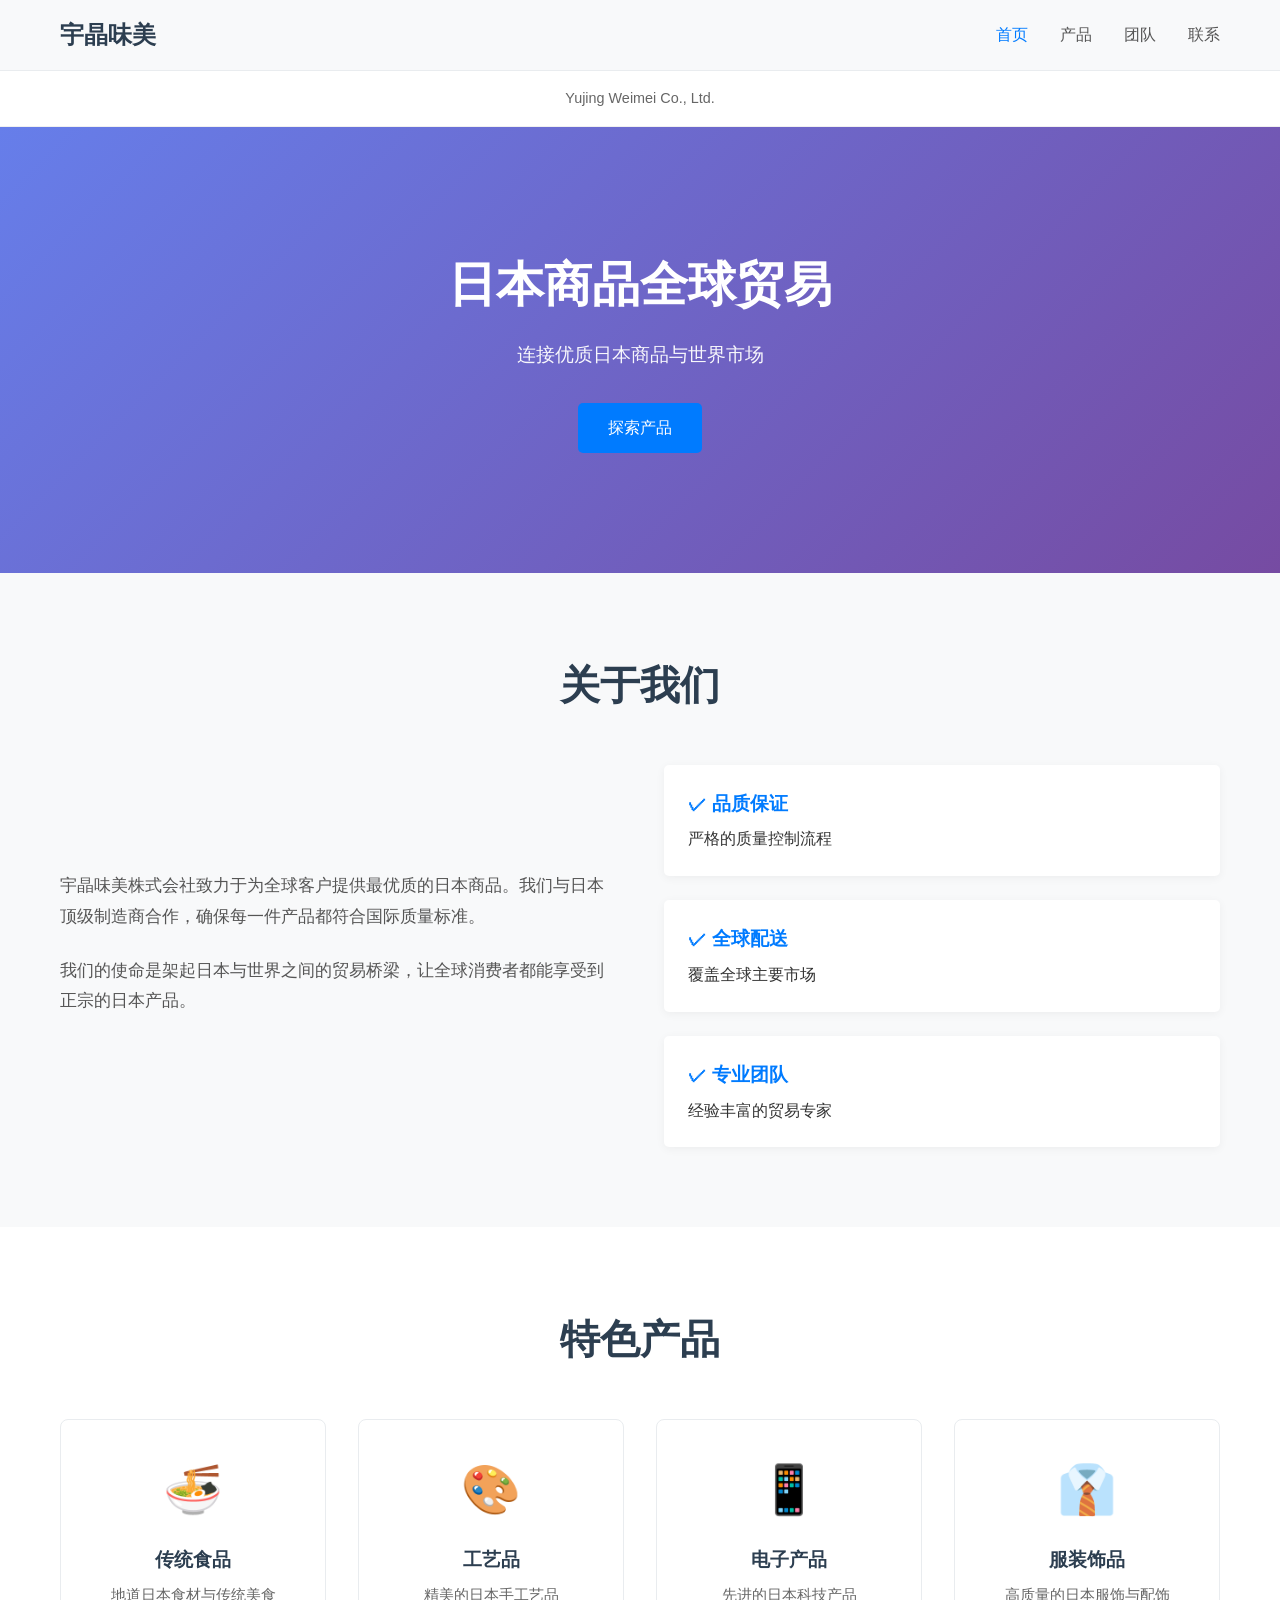
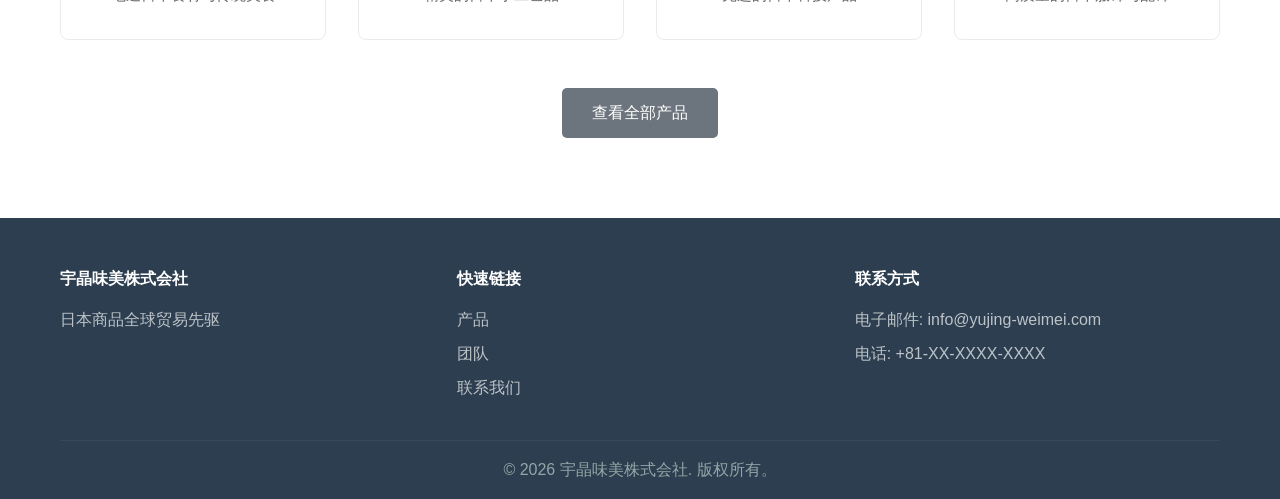
<file: index.html>
<!DOCTYPE html>
<html lang="zh-CN">
<head>
    <meta charset="UTF-8">
    <meta name="viewport" content="width=device-width, initial-scale=1.0">
    <title>宇晶味美株式会社 - 日本商品全球贸易</title>
    <link rel="stylesheet" href="css/style.css">
    <link rel="stylesheet" href="css/responsive.css">
</head>
<body>
    <!-- 导航栏 -->
    <nav class="navbar">
        <div class="container">
            <div class="logo">
                <h1>宇晶味美</h1>
            </div>
            <ul class="nav-menu">
                <li><a href="index.html" class="active">首页</a></li>
                <li><a href="products.html">产品</a></li>
                <li><a href="team.html">团队</a></li>
                <li><a href="contact.html">联系</a></li>
            </ul>
            <div class="hamburger" id="hamburger">
                <span></span>
                <span></span>
                <span></span>
            </div>
        </div>
    </nav>

    <!-- 英文导航栏 -->
    <nav class="navbar-en">
        <div class="container">
            <div class="logo-en">Yujing Weimei Co., Ltd.</div>
        </div>
    </nav>

    <!-- 主横幅 -->
    <section class="hero">
        <div class="hero-content">
            <h1>日本商品全球贸易</h1>
            <p>连接优质日本商品与世界市场</p>
            <a href="products.html" class="btn btn-primary">探索产品</a>
        </div>
    </section>

    <!-- 关于我们 -->
    <section class="about">
        <div class="container">
            <h2>关于我们</h2>
            <div class="about-content">
                <div class="about-text">
                    <p>宇晶味美株式会社致力于为全球客户提供最优质的日本商品。我们与日本顶级制造商合作，确保每一件产品都符合国际质量标准。</p>
                    <p>我们的使命是架起日本与世界之间的贸易桥梁，让全球消费者都能享受到正宗的日本产品。</p>
                </div>
                <div class="about-features">
                    <div class="feature">
                        <h3>✓ 品质保证</h3>
                        <p>严格的质量控制流程</p>
                    </div>
                    <div class="feature">
                        <h3>✓ 全球配送</h3>
                        <p>覆盖全球主要市场</p>
                    </div>
                    <div class="feature">
                        <h3>✓ 专业团队</h3>
                        <p>经验丰富的贸易专家</p>
                    </div>
                </div>
            </div>
        </div>
    </section>

    <!-- 特色产品 -->
    <section class="featured-products">
        <div class="container">
            <h2>特色产品</h2>
            <div class="products-grid">
                <div class="product-card">
                    <div class="product-image">🍜</div>
                    <h3>传统食品</h3>
                    <p>地道日本食材与传统美食</p>
                </div>
                <div class="product-card">
                    <div class="product-image">🎨</div>
                    <h3>工艺品</h3>
                    <p>精美的日本手工艺品</p>
                </div>
                <div class="product-card">
                    <div class="product-image">📱</div>
                    <h3>电子产品</h3>
                    <p>先进的日本科技产品</p>
                </div>
                <div class="product-card">
                    <div class="product-image">👔</div>
                    <h3>服装饰品</h3>
                    <p>高质量的日本服饰与配饰</p>
                </div>
            </div>
            <div class="text-center" style="margin-top: 40px;">
                <a href="products.html" class="btn btn-secondary">查看全部产品</a>
            </div>
        </div>
    </section>

    <!-- 页脚 -->
    <footer class="footer">
        <div class="container">
            <div class="footer-content">
                <div class="footer-section">
                    <h4>宇晶味美株式会社</h4>
                    <p>日本商品全球贸易先驱</p>
                </div>
                <div class="footer-section">
                    <h4>快速链接</h4>
                    <ul>
                        <li><a href="products.html">产品</a></li>
                        <li><a href="team.html">团队</a></li>
                        <li><a href="contact.html">联系我们</a></li>
                    </ul>
                </div>
                <div class="footer-section">
                    <h4>联系方式</h4>
                    <p>电子邮件: info@yujing-weimei.com</p>
                    <p>电话: +81-XX-XXXX-XXXX</p>
                </div>
            </div>
            <div class="footer-bottom">
                <p>&copy; 2026 宇晶味美株式会社. 版权所有。</p>
            </div>
        </div>
    </footer>

    <script src="js/main.js"></script>
</body>
</html>
</file>
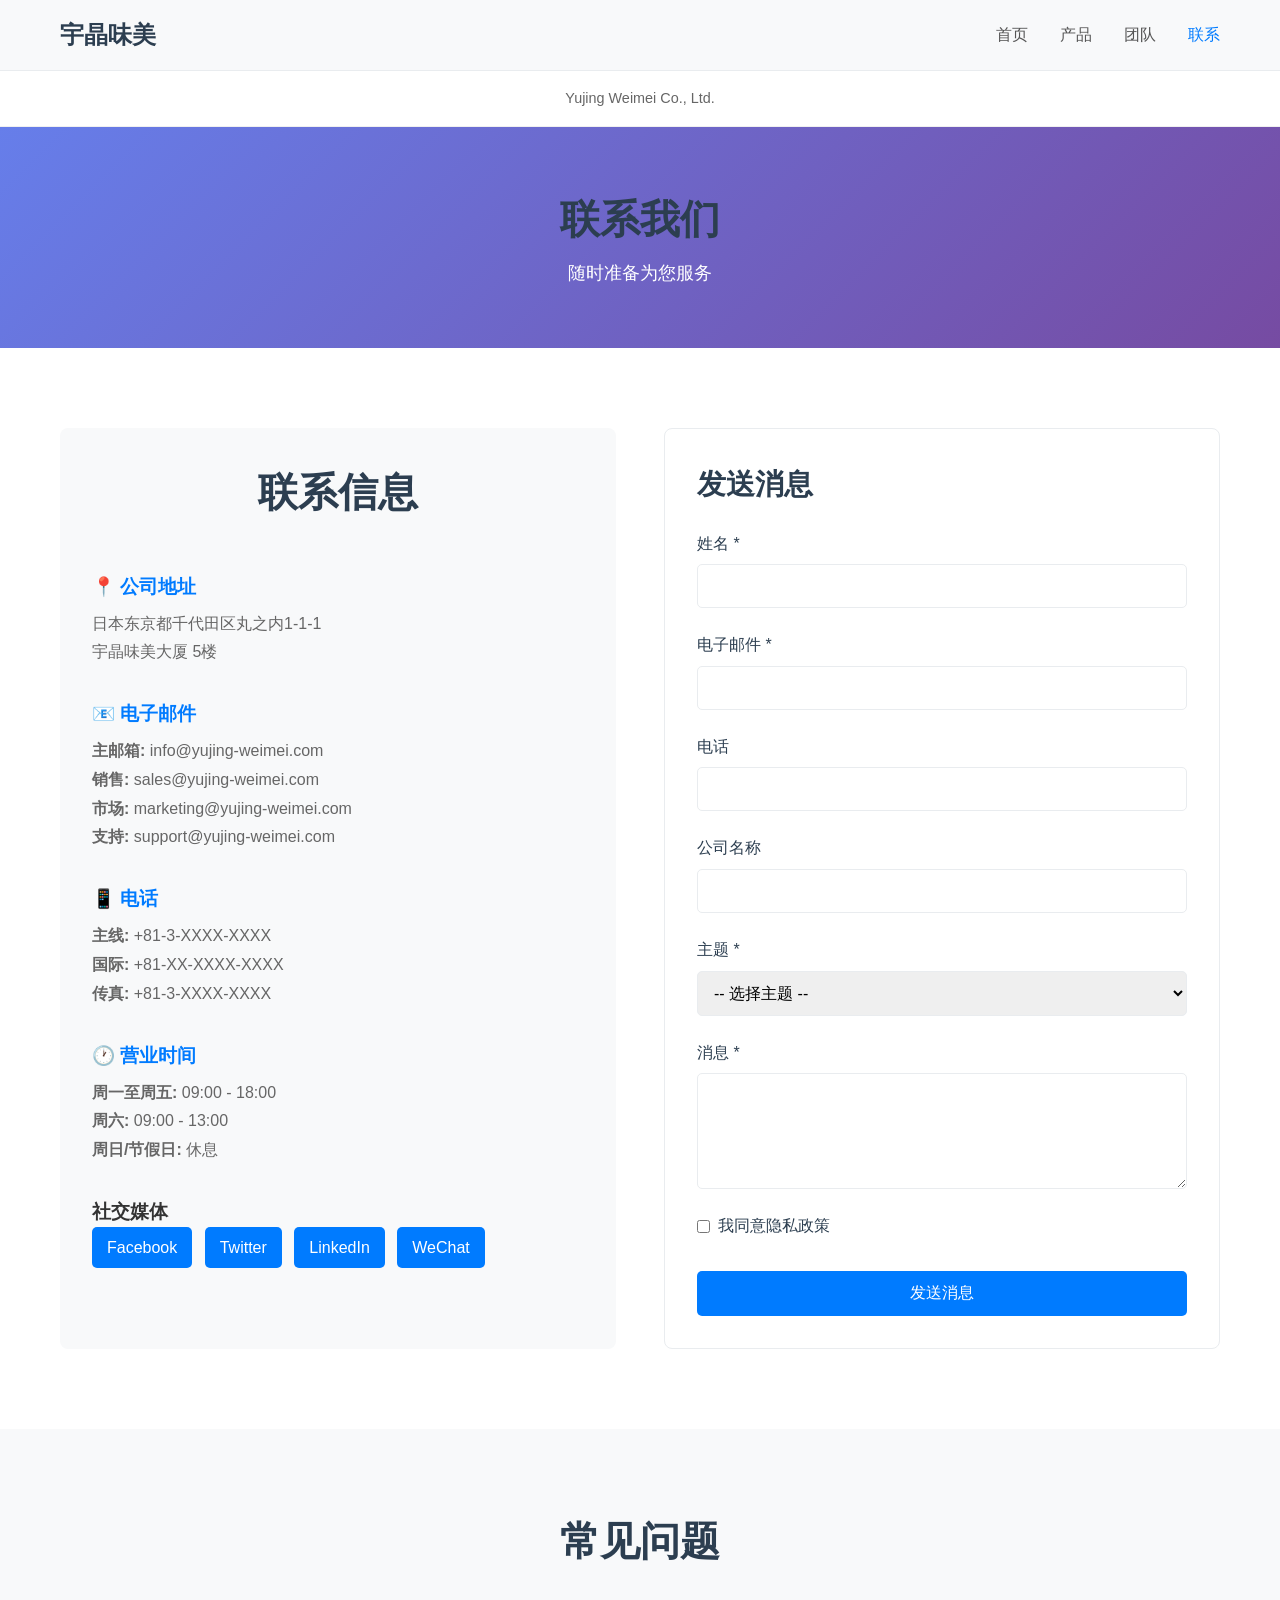
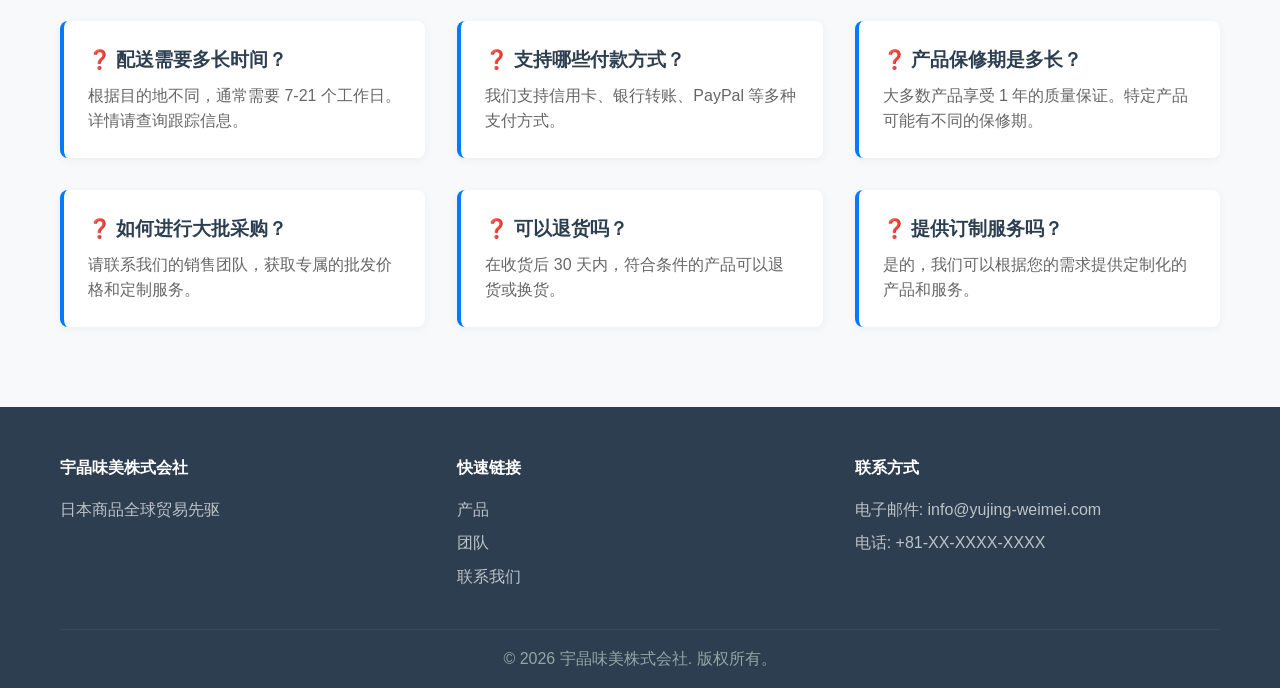
<file: contact.html>
<!DOCTYPE html>
<html lang="zh-CN">
<head>
    <meta charset="UTF-8">
    <meta name="viewport" content="width=device-width, initial-scale=1.0">
    <title>联系方式 - 宇晶味美株式会社</title>
    <link rel="stylesheet" href="css/style.css">
    <link rel="stylesheet" href="css/responsive.css">
</head>
<body>
    <!-- 导航栏 -->
    <nav class="navbar">
        <div class="container">
            <div class="logo">
                <h1>宇晶味美</h1>
            </div>
            <ul class="nav-menu">
                <li><a href="index.html">首页</a></li>
                <li><a href="products.html">产品</a></li>
                <li><a href="team.html">团队</a></li>
                <li><a href="contact.html" class="active">联系</a></li>
            </ul>
            <div class="hamburger" id="hamburger">
                <span></span>
                <span></span>
                <span></span>
            </div>
        </div>
    </nav>

    <!-- 英文导航栏 -->
    <nav class="navbar-en">
        <div class="container">
            <div class="logo-en">Yujing Weimei Co., Ltd.</div>
        </div>
    </nav>

    <!-- 页面标题 -->
    <section class="page-header">
        <h1>联系我们</h1>
        <p>随时准备为您服务</p>
    </section>

    <!-- 联系方式 -->
    <section class="contact-section">
        <div class="container">
            <div class="contact-grid">
                <!-- 联系信息 -->
                <div class="contact-info">
                    <h2>联系信息</h2>
                    
                    <div class="info-item">
                        <h3>📍 公司地址</h3>
                        <p>日本东京都千代田区丸之内1-1-1<br>
                        宇晶味美大厦 5楼</p>
                    </div>

                    <div class="info-item">
                        <h3>📧 电子邮件</h3>
                        <p>
                            <strong>主邮箱:</strong> info@yujing-weimei.com<br>
                            <strong>销售:</strong> sales@yujing-weimei.com<br>
                            <strong>市场:</strong> marketing@yujing-weimei.com<br>
                            <strong>支持:</strong> support@yujing-weimei.com
                        </p>
                    </div>

                    <div class="info-item">
                        <h3>📱 电话</h3>
                        <p>
                            <strong>主线:</strong> +81-3-XXXX-XXXX<br>
                            <strong>国际:</strong> +81-XX-XXXX-XXXX<br>
                            <strong>传真:</strong> +81-3-XXXX-XXXX
                        </p>
                    </div>

                    <div class="info-item">
                        <h3>🕐 营业时间</h3>
                        <p>
                            <strong>周一至周五:</strong> 09:00 - 18:00<br>
                            <strong>周六:</strong> 09:00 - 13:00<br>
                            <strong>周日/节假日:</strong> 休息
                        </p>
                    </div>

                    <div class="social-links">
                        <h3>社交媒体</h3>
                        <p>
                            <a href="#" class="social-btn">Facebook</a>
                            <a href="#" class="social-btn">Twitter</a>
                            <a href="#" class="social-btn">LinkedIn</a>
                            <a href="#" class="social-btn">WeChat</a>
                        </p>
                    </div>
                </div>

                <!-- 联系表单 -->
                <div class="contact-form-wrapper">
                    <h2>发送消息</h2>
                    <form id="contactForm" class="contact-form">
                        <div class="form-group">
                            <label for="name">姓名 *</label>
                            <input type="text" id="name" name="name" required>
                        </div>

                        <div class="form-group">
                            <label for="email">电子邮件 *</label>
                            <input type="email" id="email" name="email" required>
                        </div>

                        <div class="form-group">
                            <label for="phone">电话</label>
                            <input type="tel" id="phone" name="phone">
                        </div>

                        <div class="form-group">
                            <label for="company">公司名称</label>
                            <input type="text" id="company" name="company">
                        </div>

                        <div class="form-group">
                            <label for="subject">主题 *</label>
                            <select id="subject" name="subject" required>
                                <option value="">-- 选择主题 --</option>
                                <option value="products">产品查询</option>
                                <option value="bulk">大批采购</option>
                                <option value="partnership">商务合作</option>
                                <option value="jobs">招聘信息</option>
                                <option value="support">技术支持</option>
                                <option value="other">其他</option>
                            </select>
                        </div>

                        <div class="form-group">
                            <label for="message">消息 *</label>
                            <textarea id="message" name="message" rows="5" required></textarea>
                        </div>

                        <div class="form-group">
                            <label class="checkbox">
                                <input type="checkbox" name="agree" required>
                                我同意隐私政策
                            </label>
                        </div>

                        <button type="submit" class="btn btn-primary">发送消息</button>
                        <p class="form-note" id="formNote" style="display: none;"></p>
                    </form>
                </div>
            </div>
        </div>
    </section>

    <!-- 常见问题 -->
    <section class="faq-section">
        <div class="container">
            <h2>常见问题</h2>
            <div class="faq-list">
                <div class="faq-item">
                    <h3>❓ 配送需要多长时间？</h3>
                    <p>根据目的地不同，通常需要 7-21 个工作日。详情请查询跟踪信息。</p>
                </div>
                <div class="faq-item">
                    <h3>❓ 支持哪些付款方式？</h3>
                    <p>我们支持信用卡、银行转账、PayPal 等多种支付方式。</p>
                </div>
                <div class="faq-item">
                    <h3>❓ 产品保修期是多长？</h3>
                    <p>大多数产品享受 1 年的质量保证。特定产品可能有不同的保修期。</p>
                </div>
                <div class="faq-item">
                    <h3>❓ 如何进行大批采购？</h3>
                    <p>请联系我们的销售团队，获取专属的批发价格和定制服务。</p>
                </div>
                <div class="faq-item">
                    <h3>❓ 可以退货吗？</h3>
                    <p>在收货后 30 天内，符合条件的产品可以退货或换货。</p>
                </div>
                <div class="faq-item">
                    <h3>❓ 提供订制服务吗？</h3>
                    <p>是的，我们可以根据您的需求提供定制化的产品和服务。</p>
                </div>
            </div>
        </div>
    </section>

    <!-- 页脚 -->
    <footer class="footer">
        <div class="container">
            <div class="footer-content">
                <div class="footer-section">
                    <h4>宇晶味美株式会社</h4>
                    <p>日本商品全球贸易先驱</p>
                </div>
                <div class="footer-section">
                    <h4>快速链接</h4>
                    <ul>
                        <li><a href="products.html">产品</a></li>
                        <li><a href="team.html">团队</a></li>
                        <li><a href="contact.html">联系我们</a></li>
                    </ul>
                </div>
                <div class="footer-section">
                    <h4>联系方式</h4>
                    <p>电子邮件: info@yujing-weimei.com</p>
                    <p>电话: +81-XX-XXXX-XXXX</p>
                </div>
            </div>
            <div class="footer-bottom">
                <p>&copy; 2026 宇晶味美株式会社. 版权所有。</p>
            </div>
        </div>
    </footer>

    <script src="js/main.js"></script>
</body>
</html>
</file>
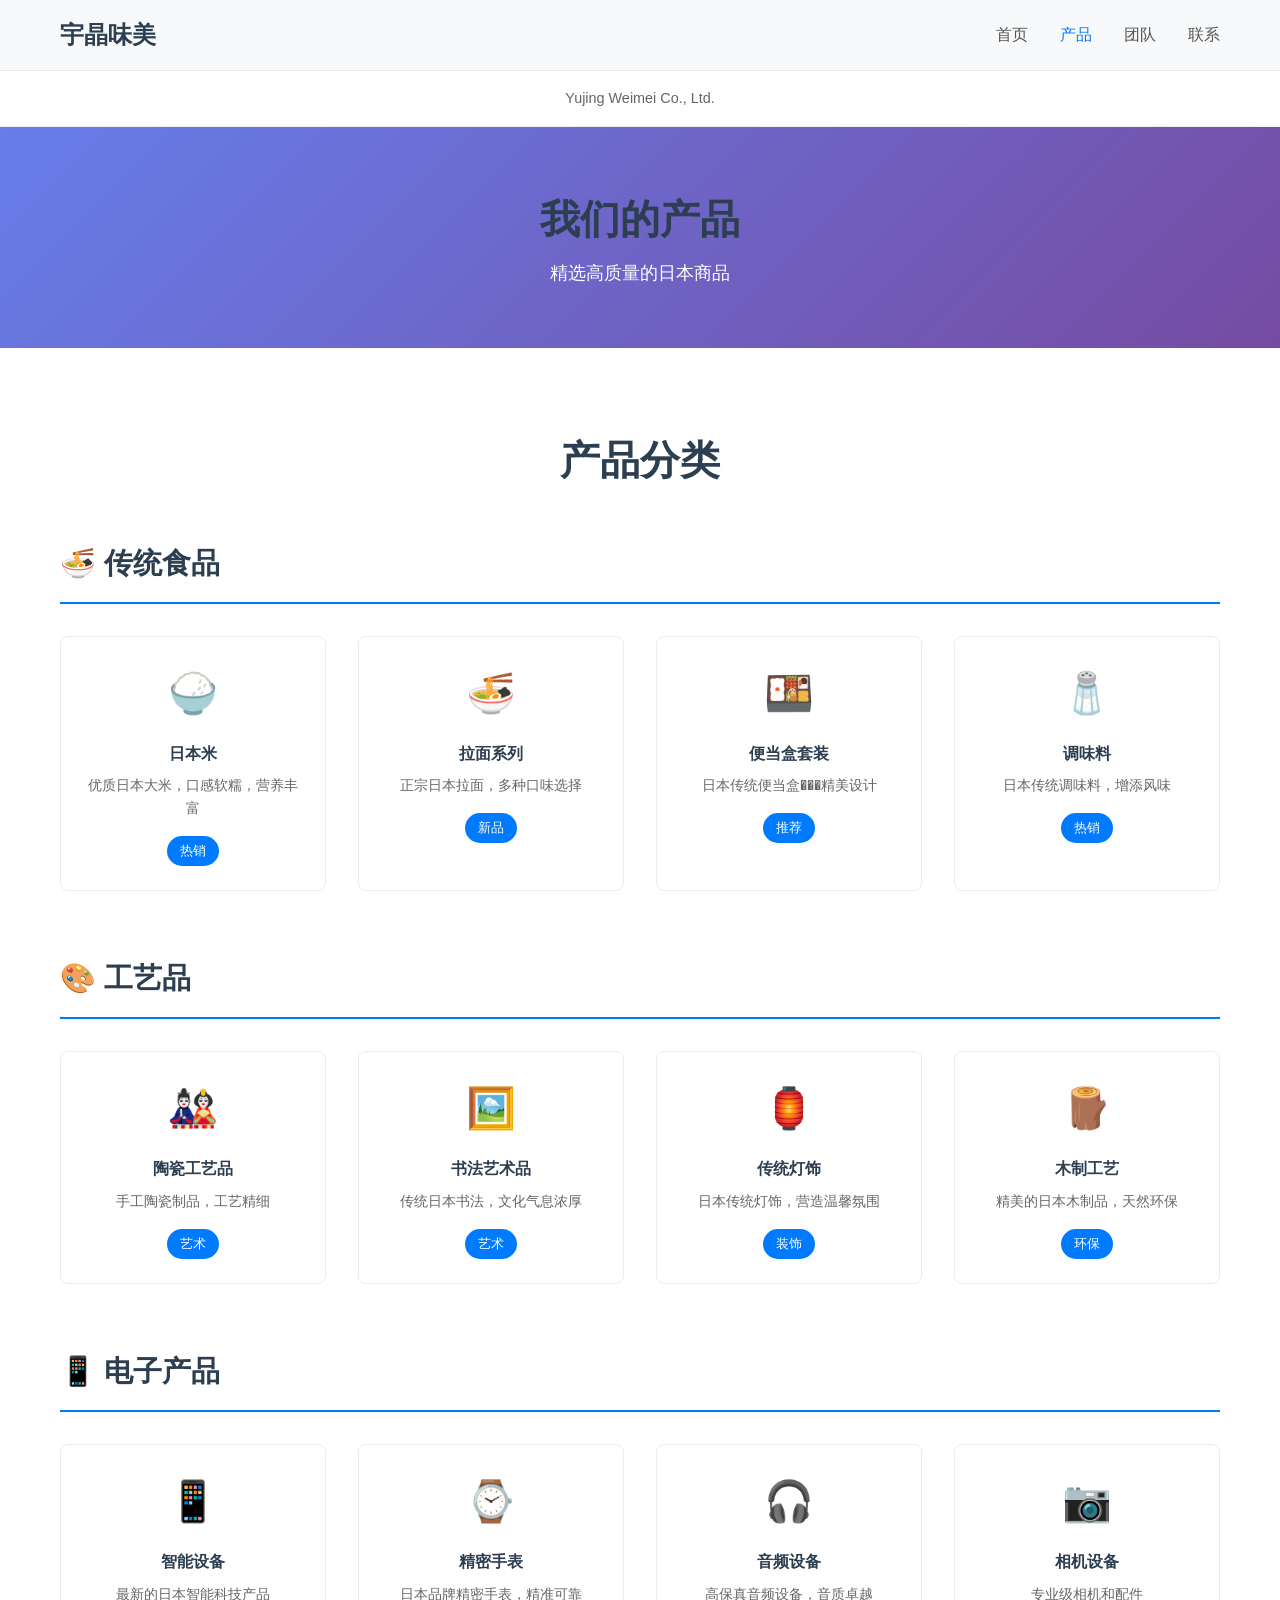
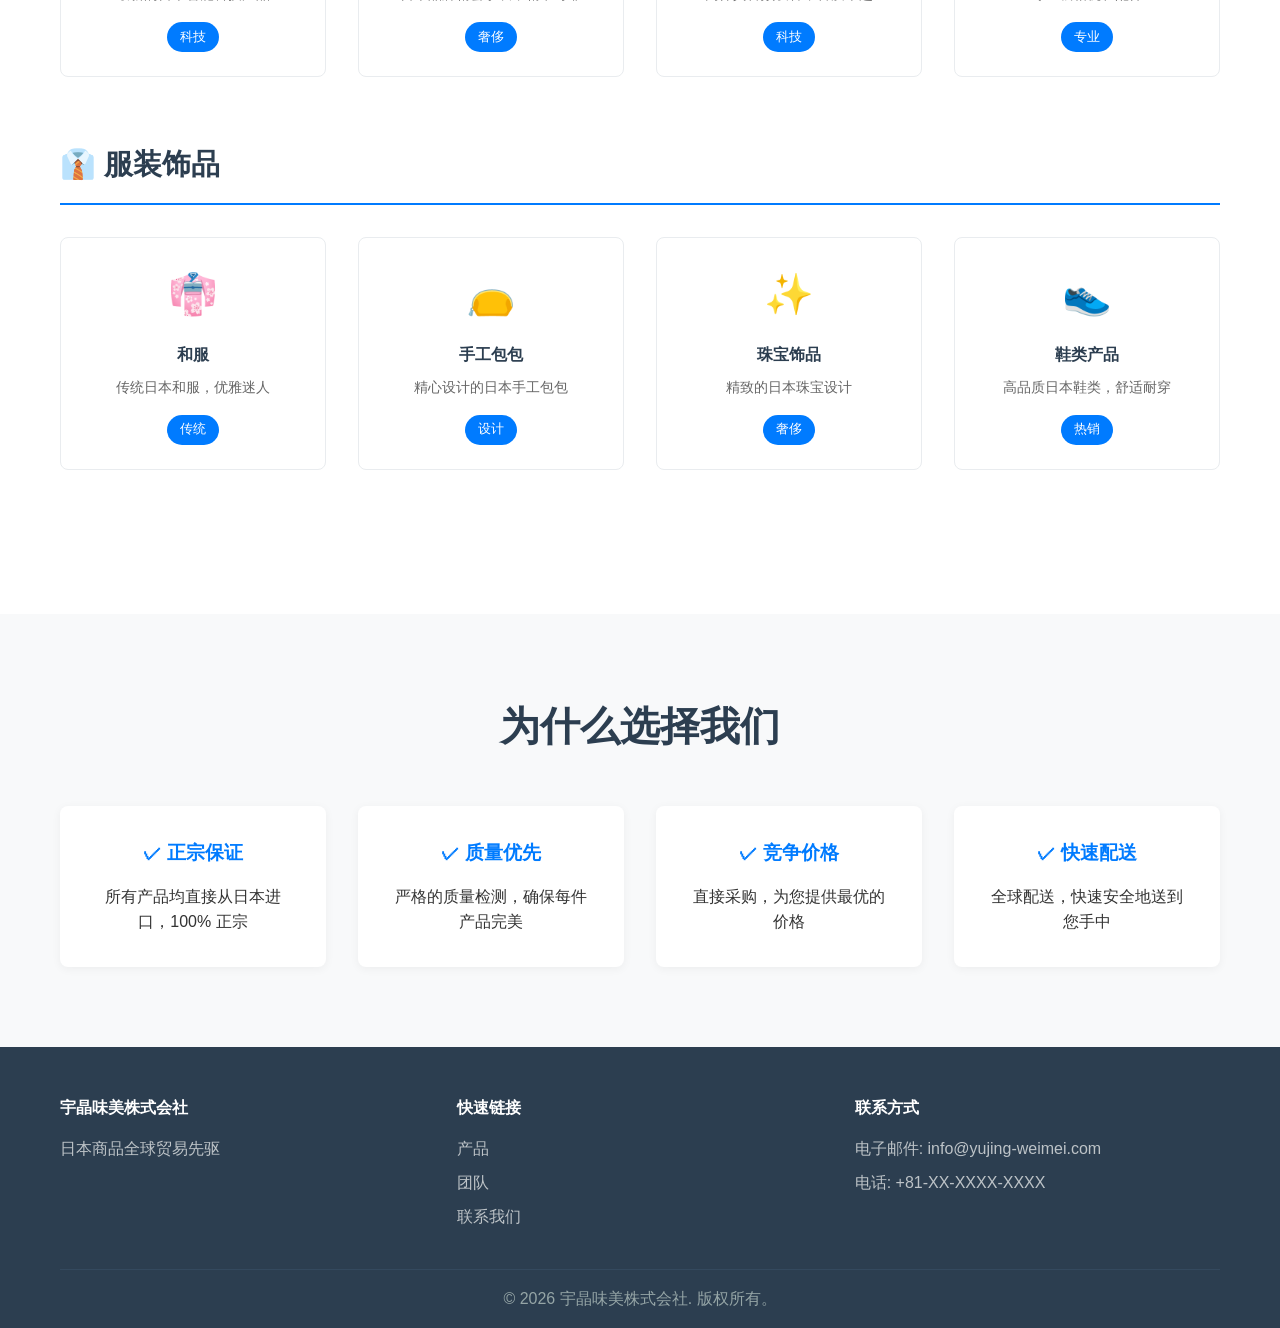
<file: products.html>
<!DOCTYPE html>
<html lang="zh-CN">
<head>
    <meta charset="UTF-8">
    <meta name="viewport" content="width=device-width, initial-scale=1.0">
    <title>产品介绍 - 宇晶味美株式会社</title>
    <link rel="stylesheet" href="css/style.css">
    <link rel="stylesheet" href="css/responsive.css">
</head>
<body>
    <!-- 导航栏 -->
    <nav class="navbar">
        <div class="container">
            <div class="logo">
                <h1>宇晶味美</h1>
            </div>
            <ul class="nav-menu">
                <li><a href="index.html">首页</a></li>
                <li><a href="products.html" class="active">产品</a></li>
                <li><a href="team.html">团队</a></li>
                <li><a href="contact.html">联系</a></li>
            </ul>
            <div class="hamburger" id="hamburger">
                <span></span>
                <span></span>
                <span></span>
            </div>
        </div>
    </nav>

    <!-- 英文导航栏 -->
    <nav class="navbar-en">
        <div class="container">
            <div class="logo-en">Yujing Weimei Co., Ltd.</div>
        </div>
    </nav>

    <!-- 页面标题 -->
    <section class="page-header">
        <h1>我们的产品</h1>
        <p>精选高质量的日本商品</p>
    </section>

    <!-- 产品分类 -->
    <section class="products-section">
        <div class="container">
            <h2>产品分类</h2>
            
            <!-- 传统食品 -->
            <div class="product-category">
                <h3>🍜 传统食品</h3>
                <div class="products-grid">
                    <div class="product-item">
                        <div class="product-icon">🍚</div>
                        <h4>日本米</h4>
                        <p>优质日本大米，口感软糯，营养丰富</p>
                        <span class="product-tag">热销</span>
                    </div>
                    <div class="product-item">
                        <div class="product-icon">🍜</div>
                        <h4>拉面系列</h4>
                        <p>正宗日本拉面，多种口味选择</p>
                        <span class="product-tag">新品</span>
                    </div>
                    <div class="product-item">
                        <div class="product-icon">🍱</div>
                        <h4>便当盒套装</h4>
                        <p>日本传统便当盒���精美设计</p>
                        <span class="product-tag">推荐</span>
                    </div>
                    <div class="product-item">
                        <div class="product-icon">🧂</div>
                        <h4>调味料</h4>
                        <p>日本传统调味料，增添风味</p>
                        <span class="product-tag">热销</span>
                    </div>
                </div>
            </div>

            <!-- 工艺品 -->
            <div class="product-category">
                <h3>🎨 工艺品</h3>
                <div class="products-grid">
                    <div class="product-item">
                        <div class="product-icon">🎎</div>
                        <h4>陶瓷工艺品</h4>
                        <p>手工陶瓷制品，工艺精细</p>
                        <span class="product-tag">艺术</span>
                    </div>
                    <div class="product-item">
                        <div class="product-icon">🖼️</div>
                        <h4>书法艺术品</h4>
                        <p>传统日本书法，文化气息浓厚</p>
                        <span class="product-tag">艺术</span>
                    </div>
                    <div class="product-item">
                        <div class="product-icon">🏮</div>
                        <h4>传统灯饰</h4>
                        <p>日本传统灯饰，营造温馨氛围</p>
                        <span class="product-tag">装饰</span>
                    </div>
                    <div class="product-item">
                        <div class="product-icon">🪵</div>
                        <h4>木制工艺</h4>
                        <p>精美的日本木制品，天然环保</p>
                        <span class="product-tag">环保</span>
                    </div>
                </div>
            </div>

            <!-- 电子产品 -->
            <div class="product-category">
                <h3>📱 电子产品</h3>
                <div class="products-grid">
                    <div class="product-item">
                        <div class="product-icon">📱</div>
                        <h4>智能设备</h4>
                        <p>最新的日本智能科技产品</p>
                        <span class="product-tag">科技</span>
                    </div>
                    <div class="product-item">
                        <div class="product-icon">⌚</div>
                        <h4>精密手表</h4>
                        <p>日本品牌精密手表，精准可靠</p>
                        <span class="product-tag">奢侈</span>
                    </div>
                    <div class="product-item">
                        <div class="product-icon">🎧</div>
                        <h4>音频设备</h4>
                        <p>高保真音频设备，音质卓越</p>
                        <span class="product-tag">科技</span>
                    </div>
                    <div class="product-item">
                        <div class="product-icon">📷</div>
                        <h4>相机设备</h4>
                        <p>专业级相机和配件</p>
                        <span class="product-tag">专业</span>
                    </div>
                </div>
            </div>

            <!-- 服装饰品 -->
            <div class="product-category">
                <h3>👔 服装饰品</h3>
                <div class="products-grid">
                    <div class="product-item">
                        <div class="product-icon">👘</div>
                        <h4>和服</h4>
                        <p>传统日本和服，优雅迷人</p>
                        <span class="product-tag">传统</span>
                    </div>
                    <div class="product-item">
                        <div class="product-icon">👝</div>
                        <h4>手工包包</h4>
                        <p>精心设计的日本手工包包</p>
                        <span class="product-tag">设计</span>
                    </div>
                    <div class="product-item">
                        <div class="product-icon">✨</div>
                        <h4>珠宝饰品</h4>
                        <p>精致的日本珠宝设计</p>
                        <span class="product-tag">奢侈</span>
                    </div>
                    <div class="product-item">
                        <div class="product-icon">👟</div>
                        <h4>鞋类产品</h4>
                        <p>高品质日本鞋类，舒适耐穿</p>
                        <span class="product-tag">热销</span>
                    </div>
                </div>
            </div>
        </div>
    </section>

    <!-- 为什么选择我们 -->
    <section class="why-us">
        <div class="container">
            <h2>为什么选择我们</h2>
            <div class="reasons-grid">
                <div class="reason">
                    <h3>✓ 正宗保证</h3>
                    <p>所有产品均直接从日本进口，100% 正宗</p>
                </div>
                <div class="reason">
                    <h3>✓ 质量优先</h3>
                    <p>严格的质量检测，确保每件产品完美</p>
                </div>
                <div class="reason">
                    <h3>✓ 竞争价格</h3>
                    <p>直接采购，为您提供最优的价格</p>
                </div>
                <div class="reason">
                    <h3>✓ 快速配送</h3>
                    <p>全球配送，快速安全地送到您手中</p>
                </div>
            </div>
        </div>
    </section>

    <!-- 页脚 -->
    <footer class="footer">
        <div class="container">
            <div class="footer-content">
                <div class="footer-section">
                    <h4>宇晶味美株式会社</h4>
                    <p>日本商品全球贸易先驱</p>
                </div>
                <div class="footer-section">
                    <h4>快速链接</h4>
                    <ul>
                        <li><a href="products.html">产品</a></li>
                        <li><a href="team.html">团队</a></li>
                        <li><a href="contact.html">联系我们</a></li>
                    </ul>
                </div>
                <div class="footer-section">
                    <h4>联系方式</h4>
                    <p>电子邮件: info@yujing-weimei.com</p>
                    <p>电话: +81-XX-XXXX-XXXX</p>
                </div>
            </div>
            <div class="footer-bottom">
                <p>&copy; 2026 宇晶味美株式会社. 版权所有。</p>
            </div>
        </div>
    </footer>

    <script src="js/main.js"></script>
</body>
</html>
</file>
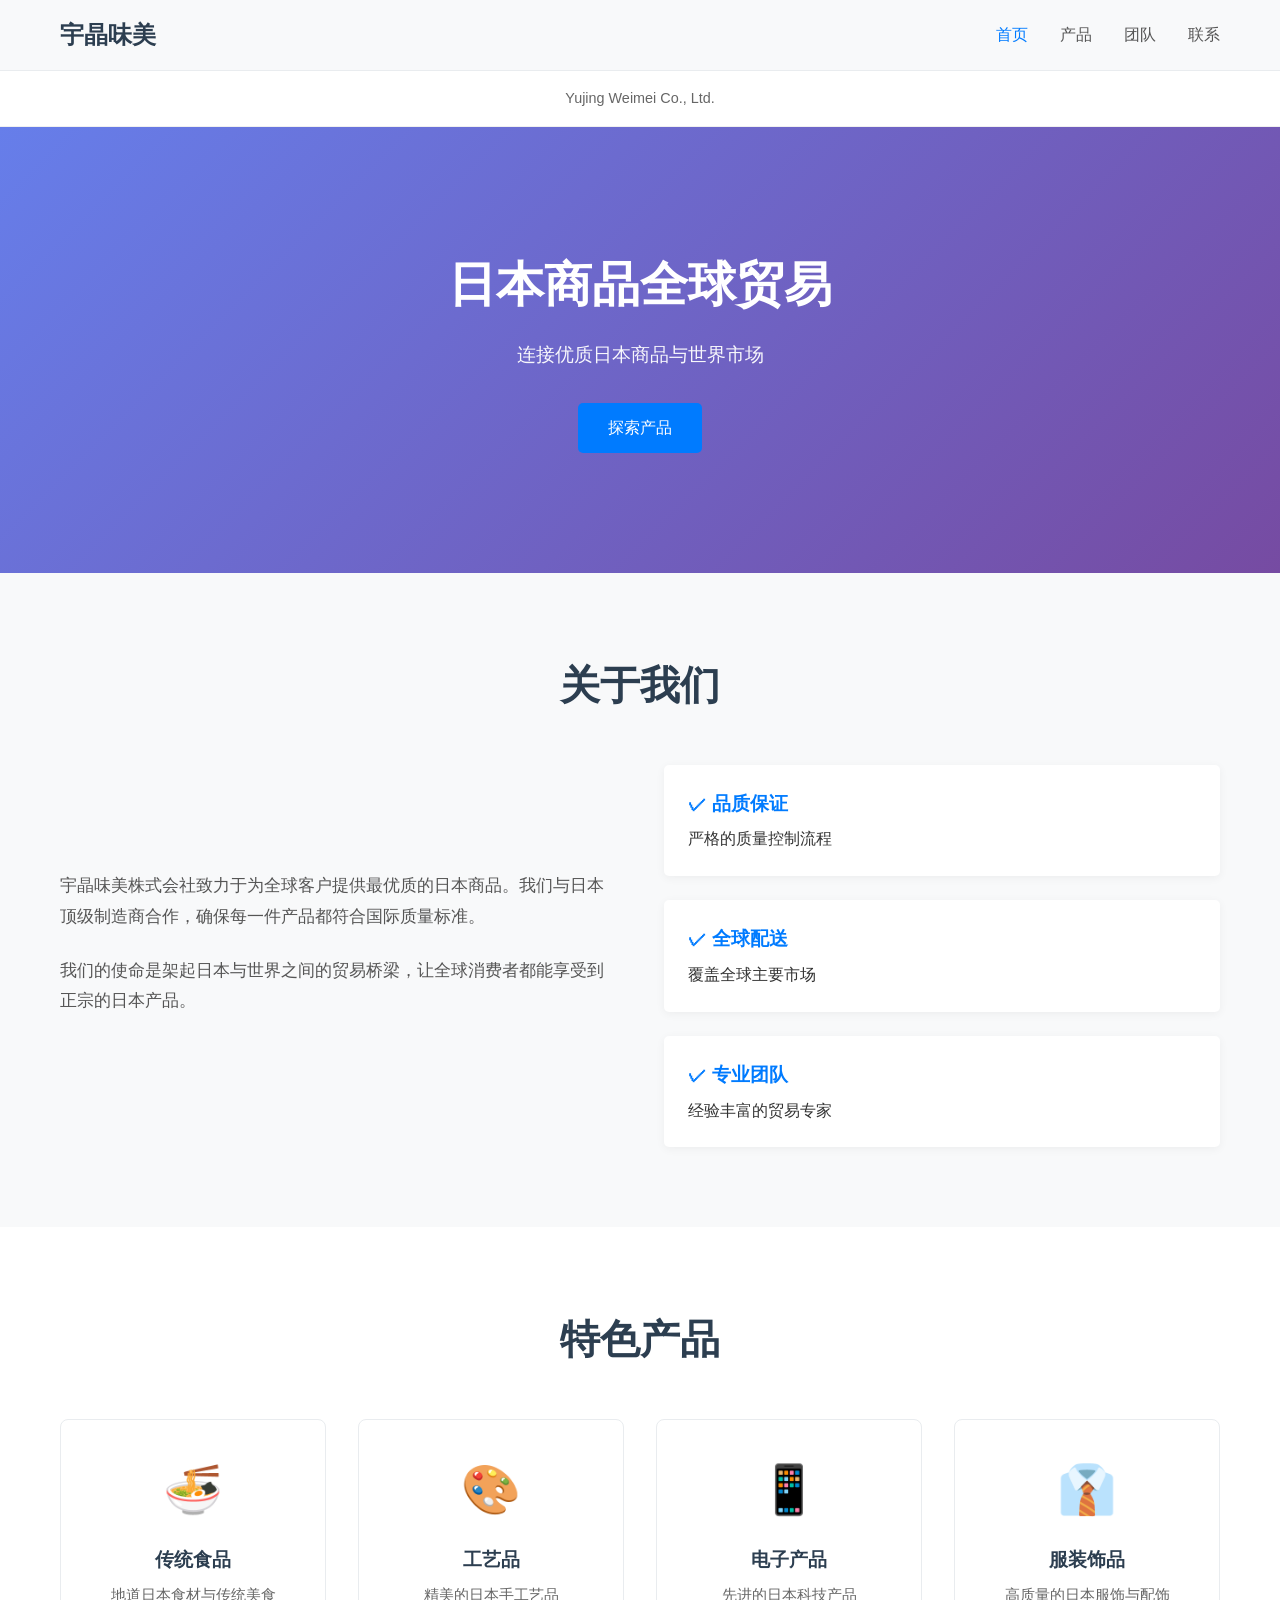
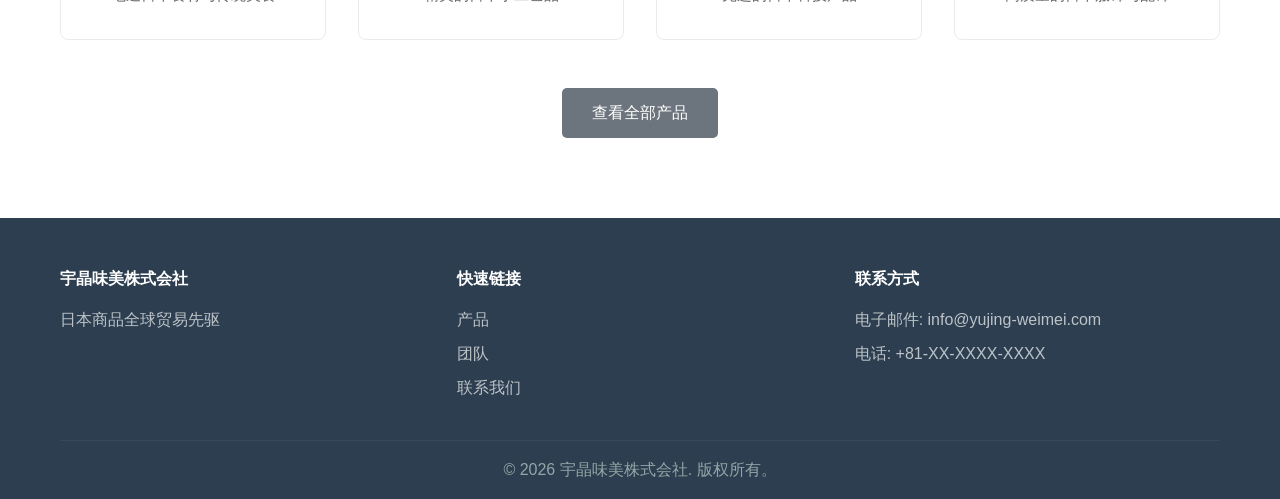
<file: STANDALONE.html>
<!DOCTYPE html>
<html lang="zh-CN">
<head>
    <meta charset="UTF-8">
    <meta name="viewport" content="width=device-width, initial-scale=1.0">
    <title>宇晶味美株式会社 - 日本商品全球贸易</title>
    <style>
        * {
            margin: 0;
            padding: 0;
            box-sizing: border-box;
        }

        body {
            font-family: 'Segoe UI', Tahoma, Geneva, Verdana, sans-serif;
            line-height: 1.6;
            color: #333;
            background-color: #fff;
        }

        .container {
            max-width: 1200px;
            margin: 0 auto;
            padding: 0 20px;
        }

        /* ========== 导航栏 ========== */
        .navbar {
            background-color: #f8f9fa;
            border-bottom: 1px solid #e9ecef;
            position: sticky;
            top: 0;
            z-index: 100;
        }

        .navbar .container {
            display: flex;
            justify-content: space-between;
            align-items: center;
            padding: 1rem 20px;
        }

        .logo h1 {
            font-size: 1.5rem;
            color: #2c3e50;
            font-weight: 600;
        }

        .nav-menu {
            display: flex;
            list-style: none;
            gap: 2rem;
        }

        .nav-menu a {
            text-decoration: none;
            color: #555;
            font-weight: 500;
            transition: color 0.3s ease;
            cursor: pointer;
        }

        .nav-menu a:hover,
        .nav-menu a.active {
            color: #007bff;
        }

        .hamburger {
            display: none;
            flex-direction: column;
            cursor: pointer;
            gap: 5px;
        }

        .hamburger span {
            width: 25px;
            height: 3px;
            background-color: #333;
            transition: 0.3s;
        }

        /* 英文导航栏 */
        .navbar-en {
            background-color: #fff;
            border-bottom: 1px solid #f0f0f0;
            padding: 0.5rem 0;
        }

        .navbar-en .container {
            padding: 0.5rem 20px;
        }

        .logo-en {
            color: #666;
            font-size: 0.9rem;
            text-align: center;
        }

        /* ========== 英雄部分 ========== */
        .hero {
            background: linear-gradient(135deg, #667eea 0%, #764ba2 100%);
            color: #fff;
            padding: 120px 20px;
            text-align: center;
        }

        .hero-content h1 {
            font-size: 3rem;
            margin-bottom: 1rem;
            font-weight: 700;
        }

        .hero-content p {
            font-size: 1.2rem;
            margin-bottom: 2rem;
            opacity: 0.95;
        }

        /* ========== 按钮 ========== */
        .btn {
            display: inline-block;
            padding: 12px 30px;
            border: none;
            border-radius: 5px;
            cursor: pointer;
            font-size: 1rem;
            font-weight: 500;
            text-decoration: none;
            transition: all 0.3s ease;
        }

        .btn-primary {
            background-color: #007bff;
            color: #fff;
        }

        .btn-primary:hover {
            background-color: #0056b3;
            transform: translateY(-2px);
            box-shadow: 0 5px 15px rgba(0, 123, 255, 0.3);
        }

        .btn-secondary {
            background-color: #6c757d;
            color: #fff;
        }

        .btn-secondary:hover {
            background-color: #5a6268;
            transform: translateY(-2px);
        }

        /* ========== 关于部分 ========== */
        .about, .featured-products, .team-section, .team-values, .contact-section, .faq-section, .products-section, .why-us, .join-us {
            padding: 80px 20px;
        }

        .about {
            background-color: #f8f9fa;
        }

        h2 {
            font-size: 2.5rem;
            margin-bottom: 3rem;
            text-align: center;
            color: #2c3e50;
        }

        .about-content {
            display: grid;
            grid-template-columns: 1fr 1fr;
            gap: 3rem;
            align-items: center;
        }

        .about-text p {
            font-size: 1.05rem;
            margin-bottom: 1.5rem;
            color: #555;
            line-height: 1.8;
        }

        .about-features {
            display: flex;
            flex-direction: column;
            gap: 1.5rem;
        }

        .feature {
            background: #fff;
            padding: 1.5rem;
            border-radius: 5px;
            box-shadow: 0 2px 10px rgba(0, 0, 0, 0.05);
        }

        .feature h3 {
            color: #007bff;
            margin-bottom: 0.5rem;
        }

        /* ========== 产品部分 ========== */
        .products-grid {
            display: grid;
            grid-template-columns: repeat(auto-fit, minmax(250px, 1fr));
            gap: 2rem;
            margin-bottom: 3rem;
        }

        .product-card {
            background: #fff;
            border: 1px solid #e9ecef;
            border-radius: 8px;
            padding: 2rem;
            text-align: center;
            transition: all 0.3s ease;
        }

        .product-card:hover {
            transform: translateY(-5px);
            box-shadow: 0 10px 25px rgba(0, 0, 0, 0.1);
        }

        .product-image {
            font-size: 3rem;
            margin-bottom: 1rem;
        }

        .product-card h3 {
            color: #2c3e50;
            margin-bottom: 0.5rem;
        }

        .product-card p {
            color: #666;
            font-size: 0.95rem;
        }

        /* ========== 页面 ========== */
        .page-header {
            background: linear-gradient(135deg, #667eea 0%, #764ba2 100%);
            color: #fff;
            padding: 60px 20px;
            text-align: center;
        }

        .page-header h1 {
            font-size: 2.5rem;
            margin-bottom: 0.5rem;
        }

        .page-header p {
            font-size: 1.1rem;
        }

        /* ========== 产品分类 ========== */
        .product-category {
            margin-bottom: 4rem;
        }

        .product-category h3 {
            font-size: 1.8rem;
            color: #2c3e50;
            margin-bottom: 2rem;
            padding-bottom: 1rem;
            border-bottom: 2px solid #007bff;
        }

        .product-item {
            background: #fff;
            border: 1px solid #e9ecef;
            border-radius: 8px;
            padding: 1.5rem;
            text-align: center;
            transition: all 0.3s ease;
            position: relative;
        }

        .product-item:hover {
            transform: translateY(-5px);
            box-shadow: 0 10px 25px rgba(0, 0, 0, 0.1);
        }

        .product-icon {
            font-size: 2.5rem;
            margin-bottom: 1rem;
        }

        .product-item h4 {
            color: #2c3e50;
            margin-bottom: 0.5rem;
        }

        .product-item p {
            color: #666;
            font-size: 0.9rem;
            margin-bottom: 1rem;
        }

        .product-tag {
            display: inline-block;
            background-color: #007bff;
            color: #fff;
            padding: 0.3rem 0.8rem;
            border-radius: 20px;
            font-size: 0.8rem;
            font-weight: 500;
        }

        /* ========== 为什么选择我们 ========== */
        .why-us {
            background-color: #f8f9fa;
        }

        .reasons-grid {
            display: grid;
            grid-template-columns: repeat(auto-fit, minmax(250px, 1fr));
            gap: 2rem;
        }

        .reason {
            background: #fff;
            padding: 2rem;
            border-radius: 8px;
            text-align: center;
            box-shadow: 0 2px 10px rgba(0, 0, 0, 0.05);
        }

        .reason h3 {
            color: #007bff;
            margin-bottom: 1rem;
        }

        /* ========== 团队部分 ========== */
        .team-grid {
            display: grid;
            grid-template-columns: repeat(auto-fit, minmax(280px, 1fr));
            gap: 2rem;
        }

        .team-member {
            background: #fff;
            border: 1px solid #e9ecef;
            border-radius: 8px;
            padding: 2rem;
            text-align: center;
            transition: all 0.3s ease;
            box-shadow: 0 2px 10px rgba(0, 0, 0, 0.05);
        }

        .team-member:hover {
            transform: translateY(-5px);
            box-shadow: 0 10px 25px rgba(0, 0, 0, 0.15);
        }

        .member-avatar {
            font-size: 3rem;
            margin-bottom: 1rem;
        }

        .team-member h3 {
            color: #2c3e50;
            margin-bottom: 0.5rem;
        }

        .position {
            color: #007bff;
            font-weight: 600;
            margin-bottom: 1rem;
        }

        .description {
            color: #666;
            font-size: 0.95rem;
            margin-bottom: 1rem;
        }

        .contact {
            color: #555;
            font-size: 0.9rem;
        }

        .values-grid {
            display: grid;
            grid-template-columns: repeat(auto-fit, minmax(250px, 1fr));
            gap: 2rem;
        }

        .value {
            background: #fff;
            padding: 2rem;
            border-radius: 8px;
            border-left: 4px solid #007bff;
            box-shadow: 0 2px 10px rgba(0, 0, 0, 0.05);
        }

        .value h3 {
            color: #2c3e50;
            margin-bottom: 1rem;
        }

        /* ========== 加入我们 ========== */
        .join-us {
            background: linear-gradient(135deg, #667eea 0%, #764ba2 100%);
            color: #fff;
            text-align: center;
        }

        .join-us h2 {
            color: #fff;
            margin-bottom: 1rem;
        }

        .join-us p {
            font-size: 1.1rem;
            margin-bottom: 2rem;
        }

        /* ========== 联系部分 ========== */
        .contact-grid {
            display: grid;
            grid-template-columns: 1fr 1fr;
            gap: 3rem;
        }

        .contact-info {
            background: #f8f9fa;
            padding: 2rem;
            border-radius: 8px;
        }

        .info-item {
            margin-bottom: 2rem;
        }

        .info-item h3 {
            color: #007bff;
            margin-bottom: 0.5rem;
        }

        .info-item p {
            color: #666;
            line-height: 1.8;
        }

        .social-links {
            margin-top: 2rem;
        }

        .social-btn {
            display: inline-block;
            padding: 8px 15px;
            background-color: #007bff;
            color: #fff;
            text-decoration: none;
            border-radius: 5px;
            margin-right: 0.5rem;
            margin-bottom: 0.5rem;
            transition: background-color 0.3s ease;
        }

        .social-btn:hover {
            background-color: #0056b3;
        }

        /* ========== 联系表单 ========== */
        .contact-form-wrapper {
            background: #fff;
            border: 1px solid #e9ecef;
            padding: 2rem;
            border-radius: 8px;
        }

        .contact-form-wrapper h2 {
            font-size: 1.8rem;
            margin-bottom: 1.5rem;
            text-align: left;
            color: #2c3e50;
        }

        .contact-form {
            display: flex;
            flex-direction: column;
            gap: 1.5rem;
        }

        .form-group {
            display: flex;
            flex-direction: column;
        }

        .form-group label {
            color: #2c3e50;
            font-weight: 500;
            margin-bottom: 0.5rem;
        }

        .form-group input,
        .form-group select,
        .form-group textarea {
            padding: 0.75rem;
            border: 1px solid #e9ecef;
            border-radius: 5px;
            font-family: inherit;
            font-size: 1rem;
        }

        .form-group input:focus,
        .form-group select:focus,
        .form-group textarea:focus {
            outline: none;
            border-color: #007bff;
            box-shadow: 0 0 0 3px rgba(0, 123, 255, 0.1);
        }

        .form-group textarea {
            resize: vertical;
            font-family: 'Segoe UI', Tahoma, Geneva, Verdana, sans-serif;
        }

        .checkbox {
            display: flex;
            align-items: center;
            cursor: pointer;
        }

        .checkbox input[type="checkbox"] {
            margin-right: 0.5rem;
        }

        .form-note {
            text-align: center;
            padding: 1rem;
            border-radius: 5px;
        }

        .form-note.success {
            background-color: #d4edda;
            color: #155724;
            border: 1px solid #c3e6cb;
        }

        .form-note.error {
            background-color: #f8d7da;
            color: #721c24;
            border: 1px solid #f5c6cb;
        }

        /* ========== 常见问题 ========== */
        .faq-section {
            background-color: #f8f9fa;
        }

        .faq-list {
            display: grid;
            grid-template-columns: repeat(auto-fit, minmax(300px, 1fr));
            gap: 2rem;
        }

        .faq-item {
            background: #fff;
            padding: 1.5rem;
            border-radius: 8px;
            border-left: 4px solid #007bff;
            box-shadow: 0 2px 10px rgba(0, 0, 0, 0.05);
        }

        .faq-item h3 {
            color: #2c3e50;
            margin-bottom: 0.5rem;
        }

        .faq-item p {
            color: #666;
        }

        /* ========== 页脚 ========== */
        .footer {
            background-color: #2c3e50;
            color: #ecf0f1;
            padding: 3rem 20px 1rem;
        }

        .footer-content {
            display: grid;
            grid-template-columns: repeat(auto-fit, minmax(250px, 1fr));
            gap: 2rem;
            margin-bottom: 2rem;
        }

        .footer-section h4 {
            color: #fff;
            margin-bottom: 1rem;
        }

        .footer-section p {
            color: #bdc3c7;
            margin-bottom: 0.5rem;
        }

        .footer-section ul {
            list-style: none;
        }

        .footer-section ul li {
            margin-bottom: 0.5rem;
        }

        .footer-section a {
            color: #bdc3c7;
            text-decoration: none;
            transition: color 0.3s ease;
        }

        .footer-section a:hover {
            color: #fff;
        }

        .footer-bottom {
            text-align: center;
            padding-top: 1rem;
            border-top: 1px solid #34495e;
            color: #95a5a6;
        }

        /* ========== 文本工具类 ========== */
        .text-center {
            text-align: center;
        }

        /* ========== 响应式设计 ========== */
        @media (max-width: 768px) {
            .nav-menu {
                gap: 1rem;
            }

            .nav-menu a {
                font-size: 0.9rem;
            }

            .hero {
                padding: 60px 20px;
            }

            .hero-content h1 {
                font-size: 2rem;
            }

            .hero-content p {
                font-size: 1rem;
            }

            .about-content {
                grid-template-columns: 1fr;
                gap: 2rem;
            }

            .products-grid {
                grid-template-columns: repeat(auto-fit, minmax(200px, 1fr));
                gap: 1.5rem;
            }

            h2 {
                font-size: 2rem;
                margin-bottom: 2rem;
            }

            .page-header {
                padding: 40px 20px;
            }

            .page-header h1 {
                font-size: 1.8rem;
            }

            .team-grid {
                grid-template-columns: repeat(auto-fit, minmax(250px, 1fr));
                gap: 1.5rem;
            }

            .contact-grid {
                grid-template-columns: 1fr;
                gap: 2rem;
            }

            .faq-list {
                grid-template-columns: 1fr;
            }

            .footer-content {
                grid-template-columns: 1fr;
                gap: 1.5rem;
            }

            .about, .featured-products, .team-section, .team-values, .contact-section, .faq-section, .products-section, .why-us, .join-us {
                padding: 40px 20px;
            }
        }

        @media (max-width: 480px) {
            .navbar .container {
                padding: 0.8rem 10px;
            }

            .logo h1 {
                font-size: 1.2rem;
            }

            .nav-menu {
                display: none;
                position: absolute;
                top: 60px;
                left: 0;
                right: 0;
                background-color: #f8f9fa;
                flex-direction: column;
                gap: 0;
                list-style: none;
                padding: 1rem 0;
                border-bottom: 1px solid #e9ecef;
                width: 100%;
            }

            .nav-menu.active {
                display: flex;
            }

            .nav-menu li {
                padding: 0.5rem 1rem;
                border-bottom: 1px solid #e9ecef;
            }

            .nav-menu a {
                font-size: 1rem;
            }

            .hamburger {
                display: flex;
            }

            .logo-en {
                font-size: 0.8rem;
            }

            .hero {
                padding: 40px 15px;
            }

            .hero-content h1 {
                font-size: 1.5rem;
                margin-bottom: 0.5rem;
            }

            .hero-content p {
                font-size: 0.9rem;
                margin-bottom: 1.5rem;
            }

            .btn {
                padding: 10px 25px;
                font-size: 0.9rem;
            }

            h2 {
                font-size: 1.5rem;
                margin-bottom: 1.5rem;
            }

            .page-header {
                padding: 30px 15px;
            }

            .page-header h1 {
                font-size: 1.3rem;
            }

            .page-header p {
                font-size: 0.9rem;
            }

            .products-grid {
                grid-template-columns: 1fr;
                gap: 1rem;
            }

            .product-card, .product-item, .team-member, .value, .reason, .feature {
                padding: 1.2rem;
            }

            .product-image {
                font-size: 2rem;
            }

            .member-avatar {
                font-size: 2rem;
            }

            .about-features {
                gap: 1rem;
            }

            .about-text p {
                font-size: 1rem;
            }

            .team-grid {
                grid-template-columns: 1fr;
                gap: 1rem;
            }

            .values-grid {
                grid-template-columns: 1fr;
            }

            .reasons-grid {
                grid-template-columns: 1fr;
            }

            .contact-grid {
                grid-template-columns: 1fr;
            }

            .contact-info {
                padding: 1.2rem;
            }

            .info-item {
                margin-bottom: 1.5rem;
            }

            .contact-form-wrapper {
                padding: 1.2rem;
            }

            .contact-form-wrapper h2 {
                font-size: 1.3rem;
            }

            .social-btn {
                padding: 6px 12px;
                font-size: 0.85rem;
                margin-right: 0.3rem;
            }

            .faq-list {
                grid-template-columns: 1fr;
                gap: 1rem;
            }

            .faq-item {
                padding: 1.2rem;
            }

            .faq-item h3 {
                font-size: 1rem;
            }

            .faq-item p {
                font-size: 0.9rem;
            }

            .footer-content {
                grid-template-columns: 1fr;
                gap: 1rem;
                margin-bottom: 1rem;
            }

            .footer-section h4 {
                font-size: 1rem;
                margin-bottom: 0.5rem;
            }

            .footer-section p, .footer-section a {
                font-size: 0.9rem;
            }

            .footer {
                padding: 1.5rem 15px 0.5rem;
            }

            .footer-bottom {
                font-size: 0.85rem;
                padding-top: 0.5rem;
            }

            .about, .featured-products, .team-section, .team-values, .contact-section, .faq-section, .products-section, .why-us, .join-us {
                padding: 30px 15px;
            }

            .product-category h3 {
                font-size: 1.3rem;
                margin-bottom: 1.5rem;
                padding-bottom: 0.8rem;
            }
        }

        @media (max-width: 360px) {
            .logo h1 {
                font-size: 1rem;
            }

            .hero-content h1 {
                font-size: 1.2rem;
            }

            .hero-content p {
                font-size: 0.85rem;
            }

            .nav-menu li {
                padding: 0.3rem 0.5rem;
            }

            .btn {
                padding: 8px 20px;
                font-size: 0.85rem;
            }
        }

        .page-content {
            display: none;
        }

        .page-content.active {
            display: block;
        }
    </style>
</head>
<body>
    <!-- 导航栏 -->
    <nav class="navbar">
        <div class="container">
            <div class="logo">
                <h1>宇晶味美</h1>
            </div>
            <ul class="nav-menu">
                <li><a onclick="showPage('home')" class="nav-link active">首页</a></li>
                <li><a onclick="showPage('products')" class="nav-link">产品</a></li>
                <li><a onclick="showPage('team')" class="nav-link">团队</a></li>
                <li><a onclick="showPage('contact')" class="nav-link">联系</a></li>
            </ul>
            <div class="hamburger" id="hamburger">
                <span></span>
                <span></span>
                <span></span>
            </div>
        </div>
    </nav>

    <!-- 英文导航栏 -->
    <nav class="navbar-en">
        <div class="container">
            <div class="logo-en">Yujing Weimei Co., Ltd.</div>
        </div>
    </nav>

    <!-- ========== 首页 ========== -->
    <div id="home" class="page-content active">
        <!-- 主横幅 -->
        <section class="hero">
            <div class="hero-content">
                <h1>日本商品全球贸易</h1>
                <p>连接优质日本商品与世界市场</p>
                <a onclick="showPage('products')" class="btn btn-primary">探索产品</a>
            </div>
        </section>

        <!-- 关于我们 -->
        <section class="about">
            <div class="container">
                <h2>关于我们</h2>
                <div class="about-content">
                    <div class="about-text">
                        <p>宇晶味美株式会社致力于为全球客户提供最优质的日本商品。我们与日本顶级制造商合作，确保每一件产品都符合国际质量标准。</p>
                        <p>我们的使命是架起日本与世界之间的贸易桥梁，让全球消费者都能享受到正宗的日本产品。</p>
                    </div>
                    <div class="about-features">
                        <div class="feature">
                            <h3>✓ 品质保证</h3>
                            <p>严格的质量控制流程</p>
                        </div>
                        <div class="feature">
                            <h3>✓ 全球配送</h3>
                            <p>覆盖全球主要市场</p>
                        </div>
                        <div class="feature">
                            <h3>✓ 专业团队</h3>
                            <p>经验丰富的贸易专家</p>
                        </div>
                    </div>
                </div>
            </div>
        </section>

        <!-- 特色产品 -->
        <section class="featured-products">
            <div class="container">
                <h2>特色产品</h2>
                <div class="products-grid">
                    <div class="product-card">
                        <div class="product-image">🍜</div>
                        <h3>传统食品</h3>
                        <p>地道日本食材与传统美食</p>
                    </div>
                    <div class="product-card">
                        <div class="product-image">🎨</div>
                        <h3>工艺品</h3>
                        <p>精美的日本手工艺品</p>
                    </div>
                    <div class="product-card">
                        <div class="product-image">📱</div>
                        <h3>电子产品</h3>
                        <p>先进的日本科技产品</p>
                    </div>
                    <div class="product-card">
                        <div class="product-image">👔</div>
                        <h3>服装饰品</h3>
                        <p>高质量的日本服饰与配饰</p>
                    </div>
                </div>
                <div class="text-center" style="margin-top: 40px;">
                    <a onclick="showPage('products')" class="btn btn-secondary">查看全部产品</a>
                </div>
            </div>
        </section>
    </div>

    <!-- ========== 产品页 ========== -->
    <div id="products" class="page-content">
        <section class="page-header">
            <h1>我们的产品</h1>
            <p>精选高质量的日本商品</p>
        </section>

        <section class="products-section">
            <div class="container">
                <h2>产品分类</h2>
                
                <!-- 传统食品 -->
                <div class="product-category">
                    <h3>🍜 传统食品</h3>
                    <div class="products-grid">
                        <div class="product-item">
                            <div class="product-icon">🍚</div>
                            <h4>日本米</h4>
                            <p>优质日本大米，口感软糯，营养丰富</p>
                            <span class="product-tag">热销</span>
                        </div>
                        <div class="product-item">
                            <div class="product-icon">🍜</div>
                            <h4>拉面系列</h4>
                            <p>正宗日本拉面，多种口味选择</p>
                            <span class="product-tag">新品</span>
                        </div>
                        <div class="product-item">
                            <div class="product-icon">🍱</div>
                            <h4>便当盒套装</h4>
                            <p>日本传统便当盒，精美设计</p>
                            <span class="product-tag">推荐</span>
                        </div>
                        <div class="product-item">
                            <div class="product-icon">🧂</div>
                            <h4>调味料</h4>
                            <p>日本传统调味料，增添风味</p>
                            <span class="product-tag">热销</span>
                        </div>
                    </div>
                </div>

                <!-- 工艺品 -->
                <div class="product-category">
                    <h3>🎨 工艺品</h3>
                    <div class="products-grid">
                        <div class="product-item">
                            <div class="product-icon">🏺</div>
                            <h4>陶瓷工艺品</h4>
                            <p>手工陶瓷制品，工艺精细</p>
                            <span class="product-tag">艺术</span>
                        </div>
                        <div class="product-item">
                            <div class="product-icon">🖼️</div>
                            <h4>书法艺术品</h4>
                            <p>传统日本书法，文化气息浓厚</p>
                            <span class="product-tag">艺术</span>
                        </div>
                        <div class="product-item">
                            <div class="product-icon">🎎</div>
                            <h4>传统灯饰</h4>
                            <p>日本传统灯饰，营造温馨氛围</p>
                            <span class="product-tag">装饰</span>
                        </div>
                        <div class="product-item">
                            <div class="product-icon">🛴</div>
                            <h4>木制工艺</h4>
                            <p>精美的日本木制品，天然环保</p>
                            <span class="product-tag">环保</span>
                        </div>
                    </div>
                </div>

                <!-- 电子产品 -->
                <div class="product-category">
                    <h3>📱 电子产品</h3>
                    <div class="products-grid">
                        <div class="product-item">
                            <div class="product-icon">📱</div>
                            <h4>智能设备</h4>
                            <p>最新的日本智能科技产品</p>
                            <span class="product-tag">科技</span>
                        </div>
                        <div class="product-item">
                            <div class="product-icon">⌚</div>
                            <h4>精密手表</h4>
                            <p>日本品牌精密手表，精准可靠</p>
                            <span class="product-tag">奢侈</span>
                        </div>
                        <div class="product-item">
                            <div class="product-icon">🎧</div>
                            <h4>音频设备</h4>
                            <p>高保真音频设备，音质卓越</p>
                            <span class="product-tag">科技</span>
                        </div>
                        <div class="product-item">
                            <div class="product-icon">📷</div>
                            <h4>相机设备</h4>
                            <p>专业级相机和配件</p>
                            <span class="product-tag">专业</span>
                        </div>
                    </div>
                </div>

                <!-- 服装饰品 -->
                <div class="product-category">
                    <h3>👔 服装饰品</h3>
                    <div class="products-grid">
                        <div class="product-item">
                            <div class="product-icon">👘</div>
                            <h4>和服</h4>
                            <p>传统日本和服，优雅迷人</p>
                            <span class="product-tag">传统</span>
                        </div>
                        <div class="product-item">
                            <div class="product-icon">👜</div>
                            <h4>手工包包</h4>
                            <p>精心设计的日本手工包包</p>
                            <span class="product-tag">设计</span>
                        </div>
                        <div class="product-item">
                            <div class="product-icon">✨</div>
                            <h4>珠宝饰品</h4>
                            <p>精致的日本珠宝设计</p>
                            <span class="product-tag">奢侈</span>
                        </div>
                        <div class="product-item">
                            <div class="product-icon">👟</div>
                            <h4>鞋类产品</h4>
                            <p>高品质日本鞋类，舒适耐穿</p>
                            <span class="product-tag">热销</span>
                        </div>
                    </div>
                </div>
            </div>
        </section>

        <!-- 为什么选择我们 -->
        <section class="why-us">
            <div class="container">
                <h2>为什么选择我们</h2>
                <div class="reasons-grid">
                    <div class="reason">
                        <h3>✓ 正宗保证</h3>
                        <p>所有产品均直接从日本进口，100% 正宗</p>
                    </div>
                    <div class="reason">
                        <h3>✓ 质量优先</h3>
                        <p>严格的质量检测，确保每件产品完美</p>
                    </div>
                    <div class="reason">
                        <h3>✓ 竞争价格</h3>
                        <p>直接采购，为您提供最优的价格</p>
                    </div>
                    <div class="reason">
                        <h3>✓ 快速配送</h3>
                        <p>全球配送，快速安全地送到您手中</p>
                    </div>
                </div>
            </div>
        </section>
    </div>

    <!-- ========== 团队页 ========== -->
    <div id="team" class="page-content">
        <section class="page-header">
            <h1>我们的团队</h1>
            <p>专业、充满激情的国际贸易专家</p>
        </section>

        <section class="team-section">
            <div class="container">
                <h2>核心团队成员</h2>
                <div class="team-grid">
                    <div class="team-member">
                        <div class="member-avatar">👨‍💼</div>
                        <h3>田中健司</h3>
                        <p class="position">首席执行官 (CEO)</p>
                        <p class="description">拥有 20+ 年的日本贸易经验，致力于打造国际贸易平台</p>
                        <p class="contact">📧 tanaka@yujing-weimei.com</p>
                    </div>

                    <div class="team-member">
                        <div class="member-avatar">👩‍💼</div>
                        <h3>佐藤香美</h3>
                        <p class="position">市场总监</p>
                        <p class="description">全球市场营销专家，负责品牌推广和市场扩展</p>
                        <p class="contact">📧 sato@yujing-weimei.com</p>
                    </div>

                    <div class="team-member">
                        <div class="member-avatar">🎓</div>
                        <h3>山田太郎</h3>
                        <p class="position">产品采购部主管</p>
                        <p class="description">与日本顶级制造商建立紧密合作，确保产品质量</p>
                        <p class="contact">📧 yamada@yujing-weimei.com</p>
                    </div>

                    <div class="team-member">
                        <div class="member-avatar">🚚</div>
                        <h3>铃木隆一</h3>
                        <p class="position">物流与供应链总监</p>
                        <p class="description">负责全球配送和供应链管理，确保及时交付</p>
                        <p class="contact">📧 suzuki@yujing-weimei.com</p>
                    </div>

                    <div class="team-member">
                        <div class="member-avatar">💼</div>
                        <h3>伊藤美栾</h3>
                        <p class="position">国际业务部主管</p>
                        <p class="description">管理国际合作关系，拓展全球市场</p>
                        <p class="contact">📧 ito@yujing-weimei.com</p>
                    </div>

                    <div class="team-member">
                        <div class="member-avatar">💻</div>
                        <h3>渡边大辅</h3>
                        <p class="position">技术总监</p>
                        <p class="description">负责IT基础设施和数字化转型</p>
                        <p class="contact">📧 watanabe@yujing-weimei.com</p>
                    </div>
                </div>
            </div>
        </section>

        <section class="team-values">
            <div class="container">
                <h2>我们的价值观</h2>
                <div class="values-grid">
                    <div class="value">
                        <h3>诚信</h3>
                        <p>以诚信为基础，与合作伙伴建立长期关系</p>
                    </div>
                    <div class="value">
                        <h3>创新</h3>
                        <p>持续创新，为客户提供更好的服务和产品</p>
                    </div>
                    <div class="value">
                        <h3>卓越</h3>
                        <p>追求卓越，确保每个细节都完美</p>
                    </div>
                    <div class="value">
                        <h3>合作</h3>
                        <p>与全球伙伴合作，共同成长</p>
                    </div>
                </div>
            </div>
        </section>

        <section class="join-us">
            <div class="container">
                <h2>加入我们</h2>
                <p>我们正在寻找充满激情和才华的人才加入我们的团队</p>
                <a onclick="showPage('contact')" class="btn btn-primary">投递简历</a>
            </div>
        </section>
    </div>

    <!-- ========== 联系页 ========== -->
    <div id="contact" class="page-content">
        <section class="page-header">
            <h1>联系我们</h1>
            <p>随时准备为您服务</p>
        </section>

        <section class="contact-section">
            <div class="container">
                <div class="contact-grid">
                    <!-- 联系信息 -->
                    <div class="contact-info">
                        <h2>联系信息</h2>
                        
                        <div class="info-item">
                            <h3>📍 公司地址</h3>
                            <p>日本东京都千代田区丸之内1-1-1<br>
                            宇晶味美大厦 5楼</p>
                        </div>

                        <div class="info-item">
                            <h3>📧 电子邮件</h3>
                            <p>
                                <strong>主邮箱:</strong> info@yujing-weimei.com<br>
                                <strong>销售:</strong> sales@yujing-weimei.com<br>
                                <strong>市场:</strong> marketing@yujing-weimei.com<br>
                                <strong>支持:</strong> support@yujing-weimei.com
                            </p>
                        </div>

                        <div class="info-item">
                            <h3>📱 电话</h3>
                            <p>
                                <strong>主线:</strong> +81-3-XXXX-XXXX<br>
                                <strong>国际:</strong> +81-XX-XXXX-XXXX<br>
                                <strong>传真:</strong> +81-3-XXXX-XXXX
                            </p>
                        </div>

                        <div class="info-item">
                            <h3>🕐 营业时间</h3>
                            <p>
                                <strong>周一至周五:</strong> 09:00 - 18:00<br>
                                <strong>周六:</strong> 09:00 - 13:00<br>
                                <strong>周日/节假日:</strong> 休息
                            </p>
                        </div>

                        <div class="social-links">
                            <h3>社交媒体</h3>
                            <p>
                                <a href="#" class="social-btn">Facebook</a>
                                <a href="#" class="social-btn">Twitter</a>
                                <a href="#" class="social-btn">LinkedIn</a>
                                <a href="#" class="social-btn">WeChat</a>
                            </p>
                        </div>
                    </div>

                    <!-- 联系表单 -->
                    <div class="contact-form-wrapper">
                        <h2>发送消息</h2>
                        <form id="contactForm" class="contact-form">
                            <div class="form-group">
                                <label for="name">姓名 *</label>
                                <input type="text" id="name" name="name" required>
                            </div>

                            <div class="form-group">
                                <label for="email">电子邮件 *</label>
                                <input type="email" id="email" name="email" required>
                            </div>

                            <div class="form-group">
                                <label for="phone">电话</label>
                                <input type="tel" id="phone" name="phone">
                            </div>

                            <div class="form-group">
                                <label for="company">公司名称</label>
                                <input type="text" id="company" name="company">
                            </div>

                            <div class="form-group">
                                <label for="subject">主题 *</label>
                                <select id="subject" name="subject" required>
                                    <option value="">-- 选择主题 --</option>
                                    <option value="products">产品查询</option>
                                    <option value="bulk">大批采购</option>
                                    <option value="partnership">商务合作</option>
                                    <option value="jobs">招聘信息</option>
                                    <option value="support">技术支持</option>
                                    <option value="other">其他</option>
                                </select>
                            </div>

                            <div class="form-group">
                                <label for="message">消息 *</label>
                                <textarea id="message" name="message" rows="5" required></textarea>
                            </div>

                            <div class="form-group">
                                <label class="checkbox">
                                    <input type="checkbox" name="agree" required>
                                    我同意隐私政策
                                </label>
                            </div>

                            <button type="submit" class="btn btn-primary">发送消息</button>
                            <p class="form-note" id="formNote" style="display: none;\"></p>
                        </form>
                    </div>
                </div>
            </div>
        </section>

        <!-- 常见问题 -->
        <section class="faq-section">
            <div class="container">
                <h2>常见问题</h2>
                <div class="faq-list">
                    <div class="faq-item">
                        <h3>❓ 配送需要多长时间？</h3>
                        <p>根据目的地不同，通常需要 7-21 个工作日。详情请查询跟踪信息。</p>
                    </div>
                    <div class="faq-item">
                        <h3>❓ 支持哪些付款方式？</h3>
                        <p>我们支持信用卡、银行转账、PayPal 等多种支付方式。</p>
                    </div>
                    <div class="faq-item">
                        <h3>❓ 产品保修期是多长？</h3>
                        <p>大多数产品享受 1 年的质量保证。特定产品可能有不同的保修期。</p>
                    </div>
                    <div class="faq-item">
                        <h3>❓ 如何进行大批采购？</h3>
                        <p>请联系我们的销售团队，获取专属的批发价格和定制服务。</p>
                    </div>
                    <div class="faq-item">
                        <h3>❓ 可以退货吗？</h3>
                        <p>在收货后 30 天内，符合条件的产品可以退货或换货。</p>
                    </div>
                    <div class="faq-item">
                        <h3>❓ 提供订制服务吗？</h3>
                        <p>是的，我们可以根据您的需求提供定制化的产品和服务。</p>
                    </div>
                </div>
            </div>
        </section>
    </div>

    <!-- 页脚 -->
    <footer class="footer">
        <div class="container">
            <div class="footer-content">
                <div class="footer-section">
                    <h4>宇晶味美株式会社</h4>
                    <p>日本商品全球贸易先驱</p>
                </div>
                <div class="footer-section">
                    <h4>快速链接</h4>
                    <ul>
                        <li><a onclick="showPage('products')">产品</a></li>
                        <li><a onclick="showPage('team')">团队</a></li>
                        <li><a onclick="showPage('contact')">联系我们</a></li>
                    </ul>
                </div>
                <div class="footer-section">
                    <h4>联系方式</h4>
                    <p>电子邮件: info@yujing-weimei.com</p>
                    <p>电话: +81-XX-XXXX-XXXX</p>
                </div>
            </div>
            <div class="footer-bottom">
                <p>&copy; 2026 宇晶味美株式会社. 版权所有。</p>
            </div>
        </div>
    </footer>

    <script>
        // ========== 汉堡菜单切换 ==========
        const hamburger = document.getElementById('hamburger');
        const navMenu = document.querySelector('.nav-menu');

        if (hamburger) {
            hamburger.addEventListener('click', function() {
                navMenu.classList.toggle('active');
                hamburger.classList.toggle('active');
            });
        }

        // 点击菜单项关闭菜单
        const navLinks = document.querySelectorAll('.nav-menu a');
        navLinks.forEach(link => {
            link.addEventListener('click', function() {
                navMenu.classList.remove('active');
                hamburger.classList.remove('active');
            });
        });

        // ========== 页面切换 ==========
        function showPage(pageId) {
            // 隐藏所有页面
            const pages = document.querySelectorAll('.page-content');
            pages.forEach(page => {
                page.classList.remove('active');
            });

            // 显示指定页面
            const selectedPage = document.getElementById(pageId);
            if (selectedPage) {
                selectedPage.classList.add('active');
            }

            // 更新导航栏样式
            const navLinks = document.querySelectorAll('.nav-link');
            navLinks.forEach(link => {
                link.classList.remove('active');
            });
            event.target.classList.add('active');

            // 滚动到顶部
            window.scrollTo(0, 0);
        }

        // ========== 联系表单提交 ==========
        const contactForm = document.getElementById('contactForm');
        if (contactForm) {
            contactForm.addEventListener('submit', function(e) {
                e.preventDefault();
                
                // 获取表单数据
                const formData = new FormData(this);
                const data = {
                    name: formData.get('name'),
                    email: formData.get('email'),
                    phone: formData.get('phone'),
                    company: formData.get('company'),
                    subject: formData.get('subject'),
                    message: formData.get('message')
                };
                
                console.log('表单数据:', data);
                
                // 显示成功消息
                const formNote = document.getElementById('formNote');
                formNote.textContent = '感谢您的消息！我们将尽快回复您。';
                formNote.className = 'form-note success';
                formNote.style.display = 'block';
                
                // 清空表单
                contactForm.reset();
                
                // 3秒后隐藏消息
                setTimeout(() => {
                    formNote.style.display = 'none';
                }, 3000);
            });
        }

        // ========== 页面加载动画 ==========
        window.addEventListener('load', function() {
            // 添加加载完成类
            document.body.style.opacity = '1';
        });

        console.log('宇晶味美株式会社官网加载完成！');
    </script>
</body>
</html>
</file>
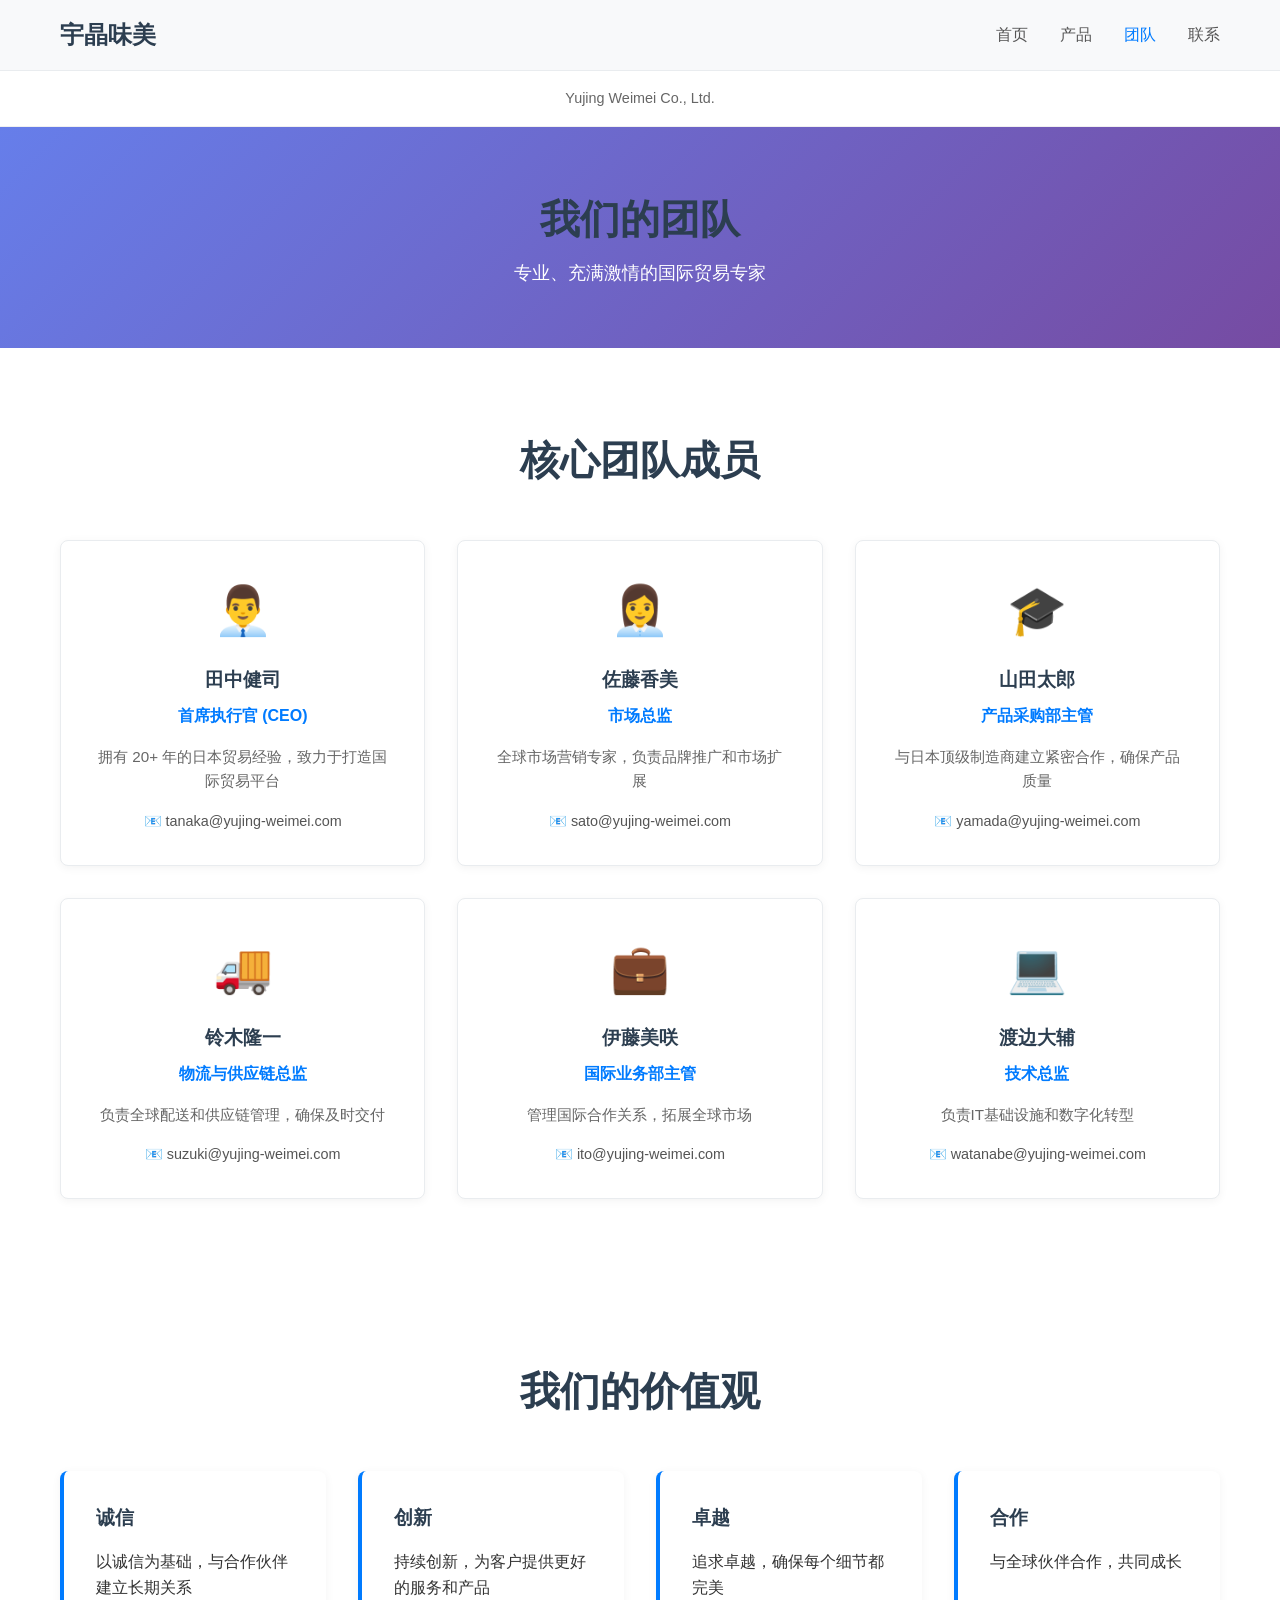
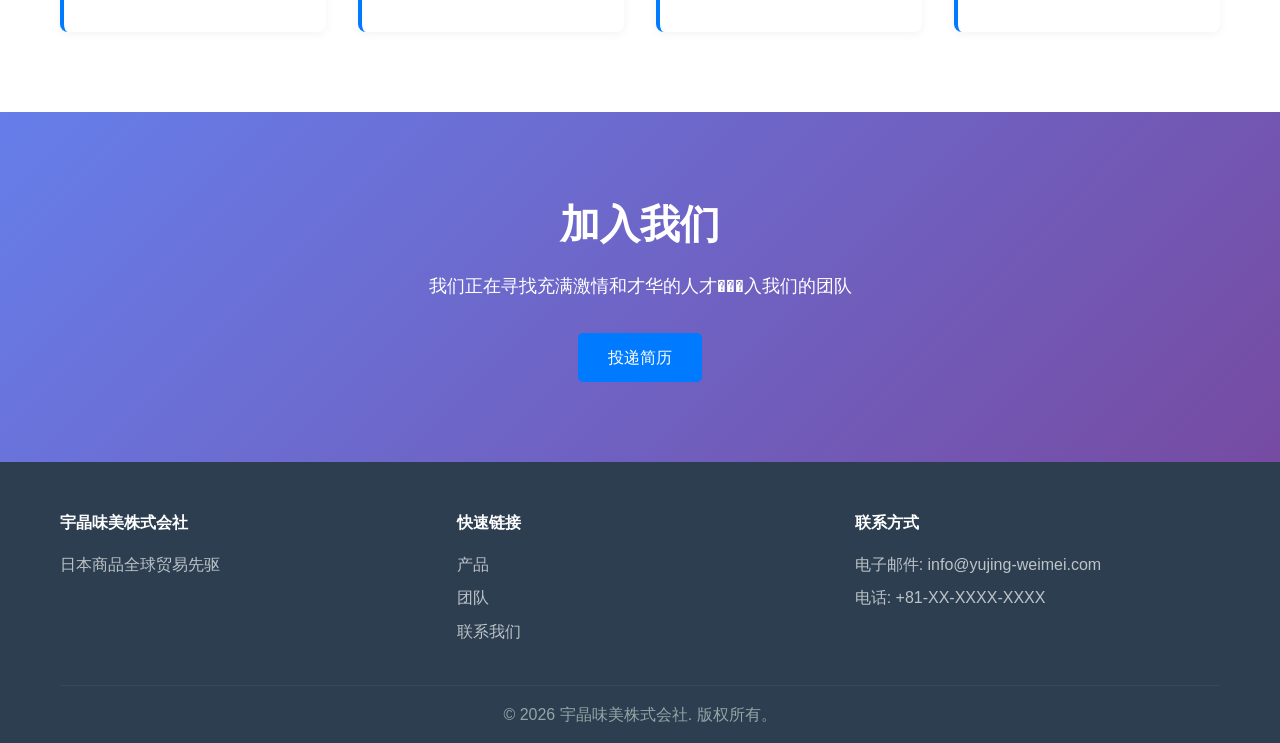
<file: team.html>
<!DOCTYPE html>
<html lang="zh-CN">
<head>
    <meta charset="UTF-8">
    <meta name="viewport" content="width=device-width, initial-scale=1.0">
    <title>团队介绍 - 宇晶味美株式会社</title>
    <link rel="stylesheet" href="css/style.css">
    <link rel="stylesheet" href="css/responsive.css">
</head>
<body>
    <!-- 导航栏 -->
    <nav class="navbar">
        <div class="container">
            <div class="logo">
                <h1>宇晶味美</h1>
            </div>
            <ul class="nav-menu">
                <li><a href="index.html">首页</a></li>
                <li><a href="products.html">产品</a></li>
                <li><a href="team.html" class="active">团队</a></li>
                <li><a href="contact.html">联系</a></li>
            </ul>
            <div class="hamburger" id="hamburger">
                <span></span>
                <span></span>
                <span></span>
            </div>
        </div>
    </nav>

    <!-- 英文导航栏 -->
    <nav class="navbar-en">
        <div class="container">
            <div class="logo-en">Yujing Weimei Co., Ltd.</div>
        </div>
    </nav>

    <!-- 页面标题 -->
    <section class="page-header">
        <h1>我们的团队</h1>
        <p>专业、充满激情的国际贸易专家</p>
    </section>

    <!-- 团队介绍 -->
    <section class="team-section">
        <div class="container">
            <h2>核心团队成员</h2>
            <div class="team-grid">
                <div class="team-member">
                    <div class="member-avatar">👨‍💼</div>
                    <h3>田中健司</h3>
                    <p class="position">首席执行官 (CEO)</p>
                    <p class="description">拥有 20+ 年的日本贸易经验，致力于打造国际贸易平台</p>
                    <p class="contact">📧 tanaka@yujing-weimei.com</p>
                </div>

                <div class="team-member">
                    <div class="member-avatar">👩‍💼</div>
                    <h3>佐藤香美</h3>
                    <p class="position">市场总监</p>
                    <p class="description">全球市场营销专家，负责品牌推广和市场扩展</p>
                    <p class="contact">📧 sato@yujing-weimei.com</p>
                </div>

                <div class="team-member">
                    <div class="member-avatar">🎓</div>
                    <h3>山田太郎</h3>
                    <p class="position">产品采购部主管</p>
                    <p class="description">与日本顶级制造商建立紧密合作，确保产品质量</p>
                    <p class="contact">📧 yamada@yujing-weimei.com</p>
                </div>

                <div class="team-member">
                    <div class="member-avatar">🚚</div>
                    <h3>铃木隆一</h3>
                    <p class="position">物流与供应链总监</p>
                    <p class="description">负责全球配送和供应链管理，确保及时交付</p>
                    <p class="contact">📧 suzuki@yujing-weimei.com</p>
                </div>

                <div class="team-member">
                    <div class="member-avatar">💼</div>
                    <h3>伊藤美咲</h3>
                    <p class="position">国际业务部主管</p>
                    <p class="description">管理国际合作关系，拓展全球市场</p>
                    <p class="contact">📧 ito@yujing-weimei.com</p>
                </div>

                <div class="team-member">
                    <div class="member-avatar">💻</div>
                    <h3>渡边大辅</h3>
                    <p class="position">技术总监</p>
                    <p class="description">负责IT基础设施和数字化转型</p>
                    <p class="contact">📧 watanabe@yujing-weimei.com</p>
                </div>
            </div>
        </div>
    </section>

    <!-- 团队价值观 -->
    <section class="team-values">
        <div class="container">
            <h2>我们的价值观</h2>
            <div class="values-grid">
                <div class="value">
                    <h3>诚信</h3>
                    <p>以诚信为基础，与合作伙伴建立长期关系</p>
                </div>
                <div class="value">
                    <h3>创新</h3>
                    <p>持续创新，为客户提供更好的服务和产品</p>
                </div>
                <div class="value">
                    <h3>卓越</h3>
                    <p>追求卓越，确保每个细节都完美</p>
                </div>
                <div class="value">
                    <h3>合作</h3>
                    <p>与全球伙伴合作，共同成长</p>
                </div>
            </div>
        </div>
    </section>

    <!-- 加入我们 -->
    <section class="join-us">
        <div class="container">
            <h2>加入我们</h2>
            <p>我们正在寻找充满激情和才华的人才���入我们的团队</p>
            <a href="contact.html" class="btn btn-primary">投递简历</a>
        </div>
    </section>

    <!-- 页脚 -->
    <footer class="footer">
        <div class="container">
            <div class="footer-content">
                <div class="footer-section">
                    <h4>宇晶味美株式会社</h4>
                    <p>日本商品全球贸易先驱</p>
                </div>
                <div class="footer-section">
                    <h4>快速链接</h4>
                    <ul>
                        <li><a href="products.html">产品</a></li>
                        <li><a href="team.html">团队</a></li>
                        <li><a href="contact.html">联系我们</a></li>
                    </ul>
                </div>
                <div class="footer-section">
                    <h4>联系方式</h4>
                    <p>电子邮件: info@yujing-weimei.com</p>
                    <p>电话: +81-XX-XXXX-XXXX</p>
                </div>
            </div>
            <div class="footer-bottom">
                <p>&copy; 2026 宇晶味美株式会社. 版权所有。</p>
            </div>
        </div>
    </footer>

    <script src="js/main.js"></script>
</body>
</html>
</file>
<file: css/style.css>
* {
    margin: 0;
    padding: 0;
    box-sizing: border-box;
}

body {
    font-family: 'Segoe UI', Tahoma, Geneva, Verdana, sans-serif;
    line-height: 1.6;
    color: #333;
    background-color: #fff;
}

.container {
    max-width: 1200px;
    margin: 0 auto;
    padding: 0 20px;
}

/* ========== 导航栏 ========== */
.navbar {
    background-color: #f8f9fa;
    border-bottom: 1px solid #e9ecef;
    position: sticky;
    top: 0;
    z-index: 100;
}

.navbar .container {
    display: flex;
    justify-content: space-between;
    align-items: center;
    padding: 1rem 20px;
}

.logo h1 {
    font-size: 1.5rem;
    color: #2c3e50;
    font-weight: 600;
}

.nav-menu {
    display: flex;
    list-style: none;
    gap: 2rem;
}

.nav-menu a {
    text-decoration: none;
    color: #555;
    font-weight: 500;
    transition: color 0.3s ease;
}

.nav-menu a:hover,
.nav-menu a.active {
    color: #007bff;
}

.hamburger {
    display: none;
    flex-direction: column;
    cursor: pointer;
    gap: 5px;
}

.hamburger span {
    width: 25px;
    height: 3px;
    background-color: #333;
    transition: 0.3s;
}

/* 英文导航栏 */
.navbar-en {
    background-color: #fff;
    border-bottom: 1px solid #f0f0f0;
    padding: 0.5rem 0;
}

.navbar-en .container {
    padding: 0.5rem 20px;
}

.logo-en {
    color: #666;
    font-size: 0.9rem;
    text-align: center;
}

/* ========== 英雄部分 ========== */
.hero {
    background: linear-gradient(135deg, #667eea 0%, #764ba2 100%);
    color: #fff;
    padding: 120px 20px;
    text-align: center;
}

.hero-content h1 {
    font-size: 3rem;
    margin-bottom: 1rem;
    font-weight: 700;
}

.hero-content p {
    font-size: 1.2rem;
    margin-bottom: 2rem;
    opacity: 0.95;
}

/* ========== 按钮 ========== */
.btn {
    display: inline-block;
    padding: 12px 30px;
    border: none;
    border-radius: 5px;
    cursor: pointer;
    font-size: 1rem;
    font-weight: 500;
    text-decoration: none;
    transition: all 0.3s ease;
}

.btn-primary {
    background-color: #007bff;
    color: #fff;
}

.btn-primary:hover {
    background-color: #0056b3;
    transform: translateY(-2px);
    box-shadow: 0 5px 15px rgba(0, 123, 255, 0.3);
}

.btn-secondary {
    background-color: #6c757d;
    color: #fff;
}

.btn-secondary:hover {
    background-color: #5a6268;
    transform: translateY(-2px);
}

/* ========== 关于��分 ========== */
.about {
    padding: 80px 20px;
    background-color: #f8f9fa;
}

.about h2,
.featured-products h2,
.team-section h2,
.team-values h2,
.contact-section h2,
.faq-section h2,
.products-section h2,
.page-header h1,
.why-us h2,
.join-us h2 {
    font-size: 2.5rem;
    margin-bottom: 3rem;
    text-align: center;
    color: #2c3e50;
}

.about-content {
    display: grid;
    grid-template-columns: 1fr 1fr;
    gap: 3rem;
    align-items: center;
}

.about-text p {
    font-size: 1.05rem;
    margin-bottom: 1.5rem;
    color: #555;
    line-height: 1.8;
}

.about-features {
    display: flex;
    flex-direction: column;
    gap: 1.5rem;
}

.feature {
    background: #fff;
    padding: 1.5rem;
    border-radius: 5px;
    box-shadow: 0 2px 10px rgba(0, 0, 0, 0.05);
}

.feature h3 {
    color: #007bff;
    margin-bottom: 0.5rem;
}

/* ========== 特色产品 ========== */
.featured-products {
    padding: 80px 20px;
}

.products-grid {
    display: grid;
    grid-template-columns: repeat(auto-fit, minmax(250px, 1fr));
    gap: 2rem;
    margin-bottom: 3rem;
}

.product-card {
    background: #fff;
    border: 1px solid #e9ecef;
    border-radius: 8px;
    padding: 2rem;
    text-align: center;
    transition: all 0.3s ease;
}

.product-card:hover {
    transform: translateY(-5px);
    box-shadow: 0 10px 25px rgba(0, 0, 0, 0.1);
}

.product-image {
    font-size: 3rem;
    margin-bottom: 1rem;
}

.product-card h3 {
    color: #2c3e50;
    margin-bottom: 0.5rem;
}

.product-card p {
    color: #666;
    font-size: 0.95rem;
}

/* ========== 产品详情页面 ========== */
.page-header {
    background: linear-gradient(135deg, #667eea 0%, #764ba2 100%);
    color: #fff;
    padding: 60px 20px;
    text-align: center;
}

.page-header h1 {
    font-size: 2.5rem;
    margin-bottom: 0.5rem;
}

.page-header p {
    font-size: 1.1rem;
}

/* ========== 产品分类 ========== */
.products-section {
    padding: 80px 20px;
}

.product-category {
    margin-bottom: 4rem;
}

.product-category h3 {
    font-size: 1.8rem;
    color: #2c3e50;
    margin-bottom: 2rem;
    padding-bottom: 1rem;
    border-bottom: 2px solid #007bff;
}

.product-item {
    background: #fff;
    border: 1px solid #e9ecef;
    border-radius: 8px;
    padding: 1.5rem;
    text-align: center;
    transition: all 0.3s ease;
    position: relative;
}

.product-item:hover {
    transform: translateY(-5px);
    box-shadow: 0 10px 25px rgba(0, 0, 0, 0.1);
}

.product-icon {
    font-size: 2.5rem;
    margin-bottom: 1rem;
}

.product-item h4 {
    color: #2c3e50;
    margin-bottom: 0.5rem;
}

.product-item p {
    color: #666;
    font-size: 0.9rem;
    margin-bottom: 1rem;
}

.product-tag {
    display: inline-block;
    background-color: #007bff;
    color: #fff;
    padding: 0.3rem 0.8rem;
    border-radius: 20px;
    font-size: 0.8rem;
    font-weight: 500;
}

/* ========== 为什么选择我们 ========== */
.why-us {
    background-color: #f8f9fa;
    padding: 80px 20px;
}

.reasons-grid {
    display: grid;
    grid-template-columns: repeat(auto-fit, minmax(250px, 1fr));
    gap: 2rem;
}

.reason {
    background: #fff;
    padding: 2rem;
    border-radius: 8px;
    text-align: center;
    box-shadow: 0 2px 10px rgba(0, 0, 0, 0.05);
}

.reason h3 {
    color: #007bff;
    margin-bottom: 1rem;
}

/* ========== 团队部分 ========== */
.team-section,
.team-values {
    padding: 80px 20px;
}

.team-grid {
    display: grid;
    grid-template-columns: repeat(auto-fit, minmax(280px, 1fr));
    gap: 2rem;
}

.team-member {
    background: #fff;
    border: 1px solid #e9ecef;
    border-radius: 8px;
    padding: 2rem;
    text-align: center;
    transition: all 0.3s ease;
    box-shadow: 0 2px 10px rgba(0, 0, 0, 0.05);
}

.team-member:hover {
    transform: translateY(-5px);
    box-shadow: 0 10px 25px rgba(0, 0, 0, 0.15);
}

.member-avatar {
    font-size: 3rem;
    margin-bottom: 1rem;
}

.team-member h3 {
    color: #2c3e50;
    margin-bottom: 0.5rem;
}

.position {
    color: #007bff;
    font-weight: 600;
    margin-bottom: 1rem;
}

.description {
    color: #666;
    font-size: 0.95rem;
    margin-bottom: 1rem;
}

.contact {
    color: #555;
    font-size: 0.9rem;
}

.values-grid {
    display: grid;
    grid-template-columns: repeat(auto-fit, minmax(250px, 1fr));
    gap: 2rem;
}

.value {
    background: #fff;
    padding: 2rem;
    border-radius: 8px;
    border-left: 4px solid #007bff;
    box-shadow: 0 2px 10px rgba(0, 0, 0, 0.05);
}

.value h3 {
    color: #2c3e50;
    margin-bottom: 1rem;
}

/* ========== 加入我们 ========== */
.join-us {
    background: linear-gradient(135deg, #667eea 0%, #764ba2 100%);
    color: #fff;
    padding: 80px 20px;
    text-align: center;
}

.join-us h2 {
    color: #fff;
    margin-bottom: 1rem;
}

.join-us p {
    font-size: 1.1rem;
    margin-bottom: 2rem;
}

/* ========== 联系部分 ========== */
.contact-section {
    padding: 80px 20px;
}

.contact-grid {
    display: grid;
    grid-template-columns: 1fr 1fr;
    gap: 3rem;
}

.contact-info {
    background: #f8f9fa;
    padding: 2rem;
    border-radius: 8px;
}

.info-item {
    margin-bottom: 2rem;
}

.info-item h3 {
    color: #007bff;
    margin-bottom: 0.5rem;
}

.info-item p {
    color: #666;
    line-height: 1.8;
}

.social-links {
    margin-top: 2rem;
}

.social-btn {
    display: inline-block;
    padding: 8px 15px;
    background-color: #007bff;
    color: #fff;
    text-decoration: none;
    border-radius: 5px;
    margin-right: 0.5rem;
    margin-bottom: 0.5rem;
    transition: background-color 0.3s ease;
}

.social-btn:hover {
    background-color: #0056b3;
}

/* ========== 联系表单 ========== */
.contact-form-wrapper {
    background: #fff;
    border: 1px solid #e9ecef;
    padding: 2rem;
    border-radius: 8px;
}

.contact-form-wrapper h2 {
    font-size: 1.8rem;
    margin-bottom: 1.5rem;
    text-align: left;
    color: #2c3e50;
}

.contact-form {
    display: flex;
    flex-direction: column;
    gap: 1.5rem;
}

.form-group {
    display: flex;
    flex-direction: column;
}

.form-group label {
    color: #2c3e50;
    font-weight: 500;
    margin-bottom: 0.5rem;
}

.form-group input,
.form-group select,
.form-group textarea {
    padding: 0.75rem;
    border: 1px solid #e9ecef;
    border-radius: 5px;
    font-family: inherit;
    font-size: 1rem;
}

.form-group input:focus,
.form-group select:focus,
.form-group textarea:focus {
    outline: none;
    border-color: #007bff;
    box-shadow: 0 0 0 3px rgba(0, 123, 255, 0.1);
}

.form-group textarea {
    resize: vertical;
    font-family: 'Segoe UI', Tahoma, Geneva, Verdana, sans-serif;
}

.checkbox {
    display: flex;
    align-items: center;
    cursor: pointer;
}

.checkbox input[type="checkbox"] {
    margin-right: 0.5rem;
}

.form-note {
    text-align: center;
    padding: 1rem;
    border-radius: 5px;
}

.form-note.success {
    background-color: #d4edda;
    color: #155724;
    border: 1px solid #c3e6cb;
}

.form-note.error {
    background-color: #f8d7da;
    color: #721c24;
    border: 1px solid #f5c6cb;
}

/* ========== 常见问题 ========== */
.faq-section {
    background-color: #f8f9fa;
    padding: 80px 20px;
}

.faq-list {
    display: grid;
    grid-template-columns: repeat(auto-fit, minmax(300px, 1fr));
    gap: 2rem;
}

.faq-item {
    background: #fff;
    padding: 1.5rem;
    border-radius: 8px;
    border-left: 4px solid #007bff;
    box-shadow: 0 2px 10px rgba(0, 0, 0, 0.05);
}

.faq-item h3 {
    color: #2c3e50;
    margin-bottom: 0.5rem;
}

.faq-item p {
    color: #666;
}

/* ========== 页脚 ========== */
.footer {
    background-color: #2c3e50;
    color: #ecf0f1;
    padding: 3rem 20px 1rem;
}

.footer-content {
    display: grid;
    grid-template-columns: repeat(auto-fit, minmax(250px, 1fr));
    gap: 2rem;
    margin-bottom: 2rem;
}

.footer-section h4 {
    color: #fff;
    margin-bottom: 1rem;
}

.footer-section p {
    color: #bdc3c7;
    margin-bottom: 0.5rem;
}

.footer-section ul {
    list-style: none;
}

.footer-section ul li {
    margin-bottom: 0.5rem;
}

.footer-section a {
    color: #bdc3c7;
    text-decoration: none;
    transition: color 0.3s ease;
}

.footer-section a:hover {
    color: #fff;
}

.footer-bottom {
    text-align: center;
    padding-top: 1rem;
    border-top: 1px solid #34495e;
    color: #95a5a6;
}

/* ========== 文本工具类 ========== */
.text-center {
    text-align: center;
}
</file>
<file: css/responsive.css>
/* ========== 平板设备 (768px 及以下) ========== */
@media (max-width: 768px) {
    /* 导航栏 */
    .navbar .container {
        padding: 1rem 15px;
    }

    .nav-menu {
        gap: 1rem;
    }

    .nav-menu a {
        font-size: 0.9rem;
    }

    /* 英雄部分 */
    .hero {
        padding: 60px 20px;
    }

    .hero-content h1 {
        font-size: 2rem;
    }

    .hero-content p {
        font-size: 1rem;
    }

    /* 关于部分 */
    .about-content {
        grid-template-columns: 1fr;
        gap: 2rem;
    }

    /* 产品网格 */
    .products-grid {
        grid-template-columns: repeat(auto-fit, minmax(200px, 1fr));
        gap: 1.5rem;
    }

    /* 标题 */
    .about h2,
    .featured-products h2,
    .team-section h2,
    .team-values h2,
    .contact-section h2,
    .faq-section h2,
    .products-section h2,
    .page-header h1,
    .why-us h2,
    .join-us h2 {
        font-size: 2rem;
        margin-bottom: 2rem;
    }

    /* 页面标题 */
    .page-header {
        padding: 40px 20px;
    }

    .page-header h1 {
        font-size: 1.8rem;
    }

    .page-header p {
        font-size: 1rem;
    }

    /* 团队网格 */
    .team-grid {
        grid-template-columns: repeat(auto-fit, minmax(250px, 1fr));
        gap: 1.5rem;
    }

    /* 联系网格 */
    .contact-grid {
        grid-template-columns: 1fr;
        gap: 2rem;
    }

    /* 常见问题 */
    .faq-list {
        grid-template-columns: 1fr;
    }

    /* 页脚 */
    .footer-content {
        grid-template-columns: 1fr;
        gap: 1.5rem;
    }

    /* 间距 */
    .about,
    .featured-products,
    .team-section,
    .team-values,
    .contact-section,
    .faq-section,
    .products-section,
    .why-us,
    .join-us {
        padding: 40px 20px;
    }
}

/* ========== 手机设备 (480px 及以下) ========== */
@media (max-width: 480px) {
    /* 导航栏 */
    .navbar .container {
        padding: 0.8rem 10px;
    }

    .logo h1 {
        font-size: 1.2rem;
    }

    .nav-menu {
        display: none;
        position: absolute;
        top: 60px;
        left: 0;
        right: 0;
        background-color: #f8f9fa;
        flex-direction: column;
        gap: 0;
        list-style: none;
        padding: 1rem 0;
        border-bottom: 1px solid #e9ecef;
        width: 100%;
    }

    .nav-menu.active {
        display: flex;
    }

    .nav-menu li {
        padding: 0.5rem 1rem;
        border-bottom: 1px solid #e9ecef;
    }

    .nav-menu a {
        font-size: 1rem;
    }

    .hamburger {
        display: flex;
    }

    /* 英文导航 */
    .logo-en {
        font-size: 0.8rem;
    }

    /* 英雄部分 */
    .hero {
        padding: 40px 15px;
    }

    .hero-content h1 {
        font-size: 1.5rem;
        margin-bottom: 0.5rem;
    }

    .hero-content p {
        font-size: 0.9rem;
        margin-bottom: 1.5rem;
    }

    .btn {
        padding: 10px 25px;
        font-size: 0.9rem;
    }

    /* 标题 */
    .about h2,
    .featured-products h2,
    .team-section h2,
    .team-values h2,
    .contact-section h2,
    .faq-section h2,
    .products-section h2,
    .page-header h1,
    .why-us h2,
    .join-us h2 {
        font-size: 1.5rem;
        margin-bottom: 1.5rem;
    }

    /* 页面标题 */
    .page-header {
        padding: 30px 15px;
    }

    .page-header h1 {
        font-size: 1.3rem;
    }

    .page-header p {
        font-size: 0.9rem;
    }

    /* 产品网格 */
    .products-grid {
        grid-template-columns: 1fr;
        gap: 1rem;
    }

    .product-card,
    .product-item,
    .team-member,
    .value,
    .reason,
    .feature {
        padding: 1.2rem;
    }

    .product-image {
        font-size: 2rem;
    }

    .member-avatar {
        font-size: 2rem;
    }

    /* 关于部分 */
    .about-features {
        gap: 1rem;
    }

    .about-text p {
        font-size: 1rem;
    }

    /* 团队网格 */
    .team-grid {
        grid-template-columns: 1fr;
        gap: 1rem;
    }

    /* 值网格 */
    .values-grid {
        grid-template-columns: 1fr;
    }

    /* 原因网格 */
    .reasons-grid {
        grid-template-columns: 1fr;
    }

    /* 联系网格 */
    .contact-grid {
        grid-template-columns: 1fr;
    }

    .contact-info {
        padding: 1.2rem;
    }

    .info-item {
        margin-bottom: 1.5rem;
    }

    .contact-form-wrapper {
        padding: 1.2rem;
    }

    .contact-form-wrapper h2 {
        font-size: 1.3rem;
    }

    .social-btn {
        padding: 6px 12px;
        font-size: 0.85rem;
        margin-right: 0.3rem;
    }

    /* 常见问题 */
    .faq-list {
        grid-template-columns: 1fr;
        gap: 1rem;
    }

    .faq-item {
        padding: 1.2rem;
    }

    .faq-item h3 {
        font-size: 1rem;
    }

    .faq-item p {
        font-size: 0.9rem;
    }

    /* 页脚 */
    .footer-content {
        grid-template-columns: 1fr;
        gap: 1rem;
        margin-bottom: 1rem;
    }

    .footer-section h4 {
        font-size: 1rem;
        margin-bottom: 0.5rem;
    }

    .footer-section p,
    .footer-section a {
        font-size: 0.9rem;
    }

    .footer {
        padding: 1.5rem 15px 0.5rem;
    }

    .footer-bottom {
        font-size: 0.85rem;
        padding-top: 0.5rem;
    }

    /* 间距 */
    .about,
    .featured-products,
    .team-section,
    .team-values,
    .contact-section,
    .faq-section,
    .products-section,
    .why-us,
    .join-us {
        padding: 30px 15px;
    }

    .product-category h3 {
        font-size: 1.3rem;
        margin-bottom: 1.5rem;
        padding-bottom: 0.8rem;
    }
}

/* ========== 超小屏幕 (360px 及以下) ========== */
@media (max-width: 360px) {
    .logo h1 {
        font-size: 1rem;
    }

    .hero-content h1 {
        font-size: 1.2rem;
    }

    .hero-content p {
        font-size: 0.85rem;
    }

    .nav-menu li {
        padding: 0.3rem 0.5rem;
    }

    .btn {
        padding: 8px 20px;
        font-size: 0.85rem;
    }
}
</file>
